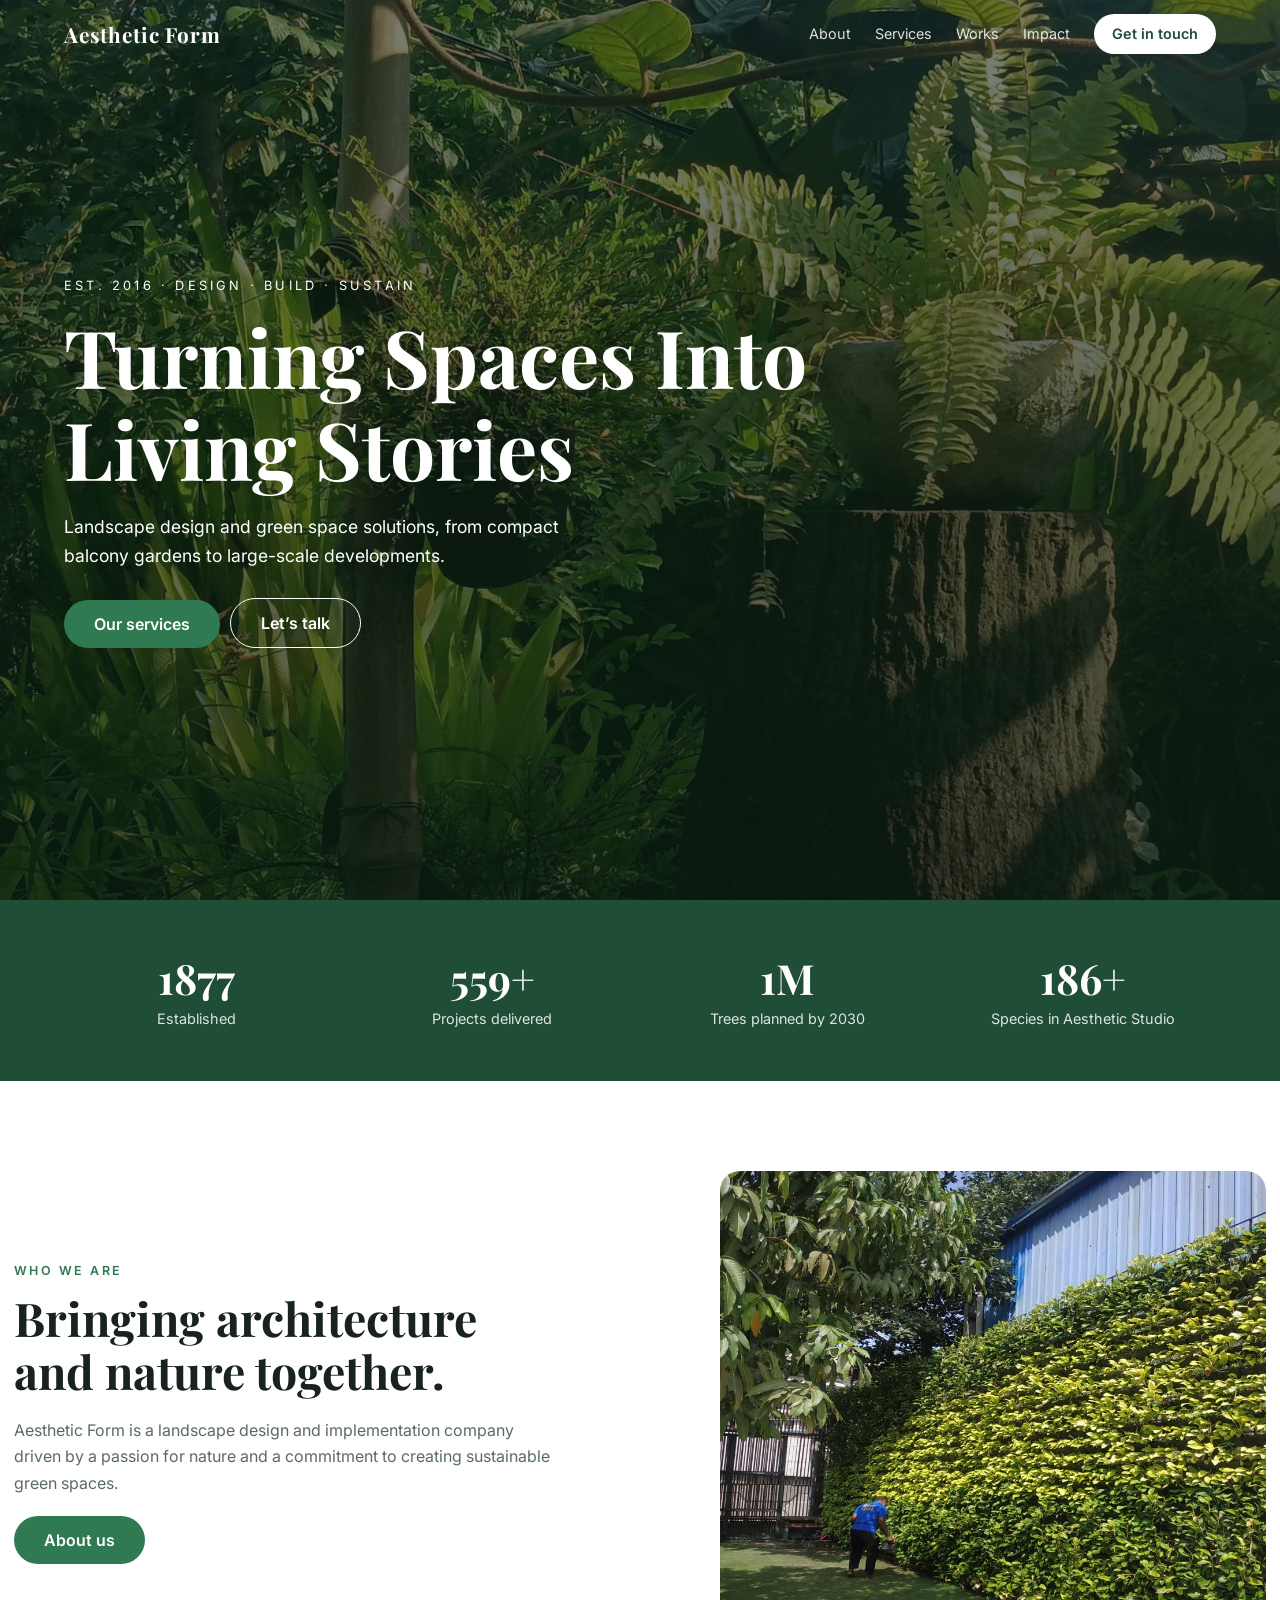
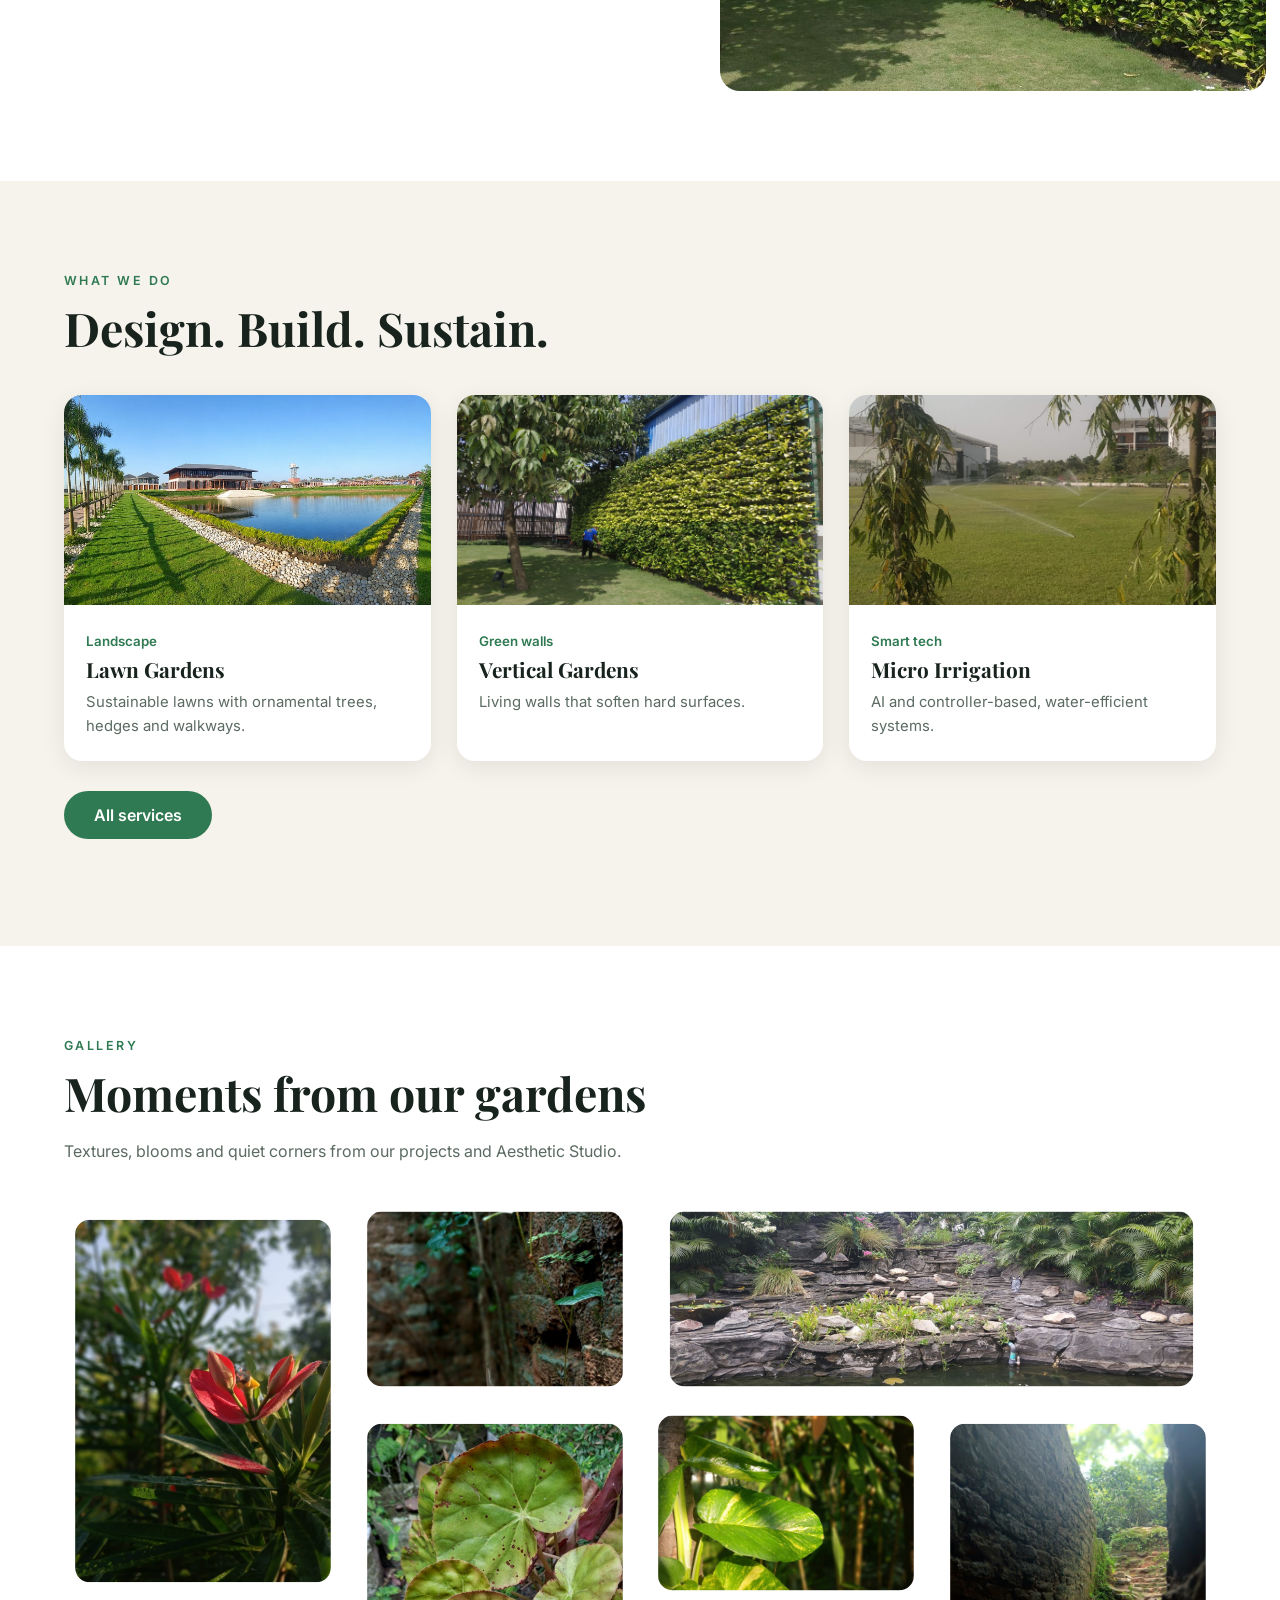
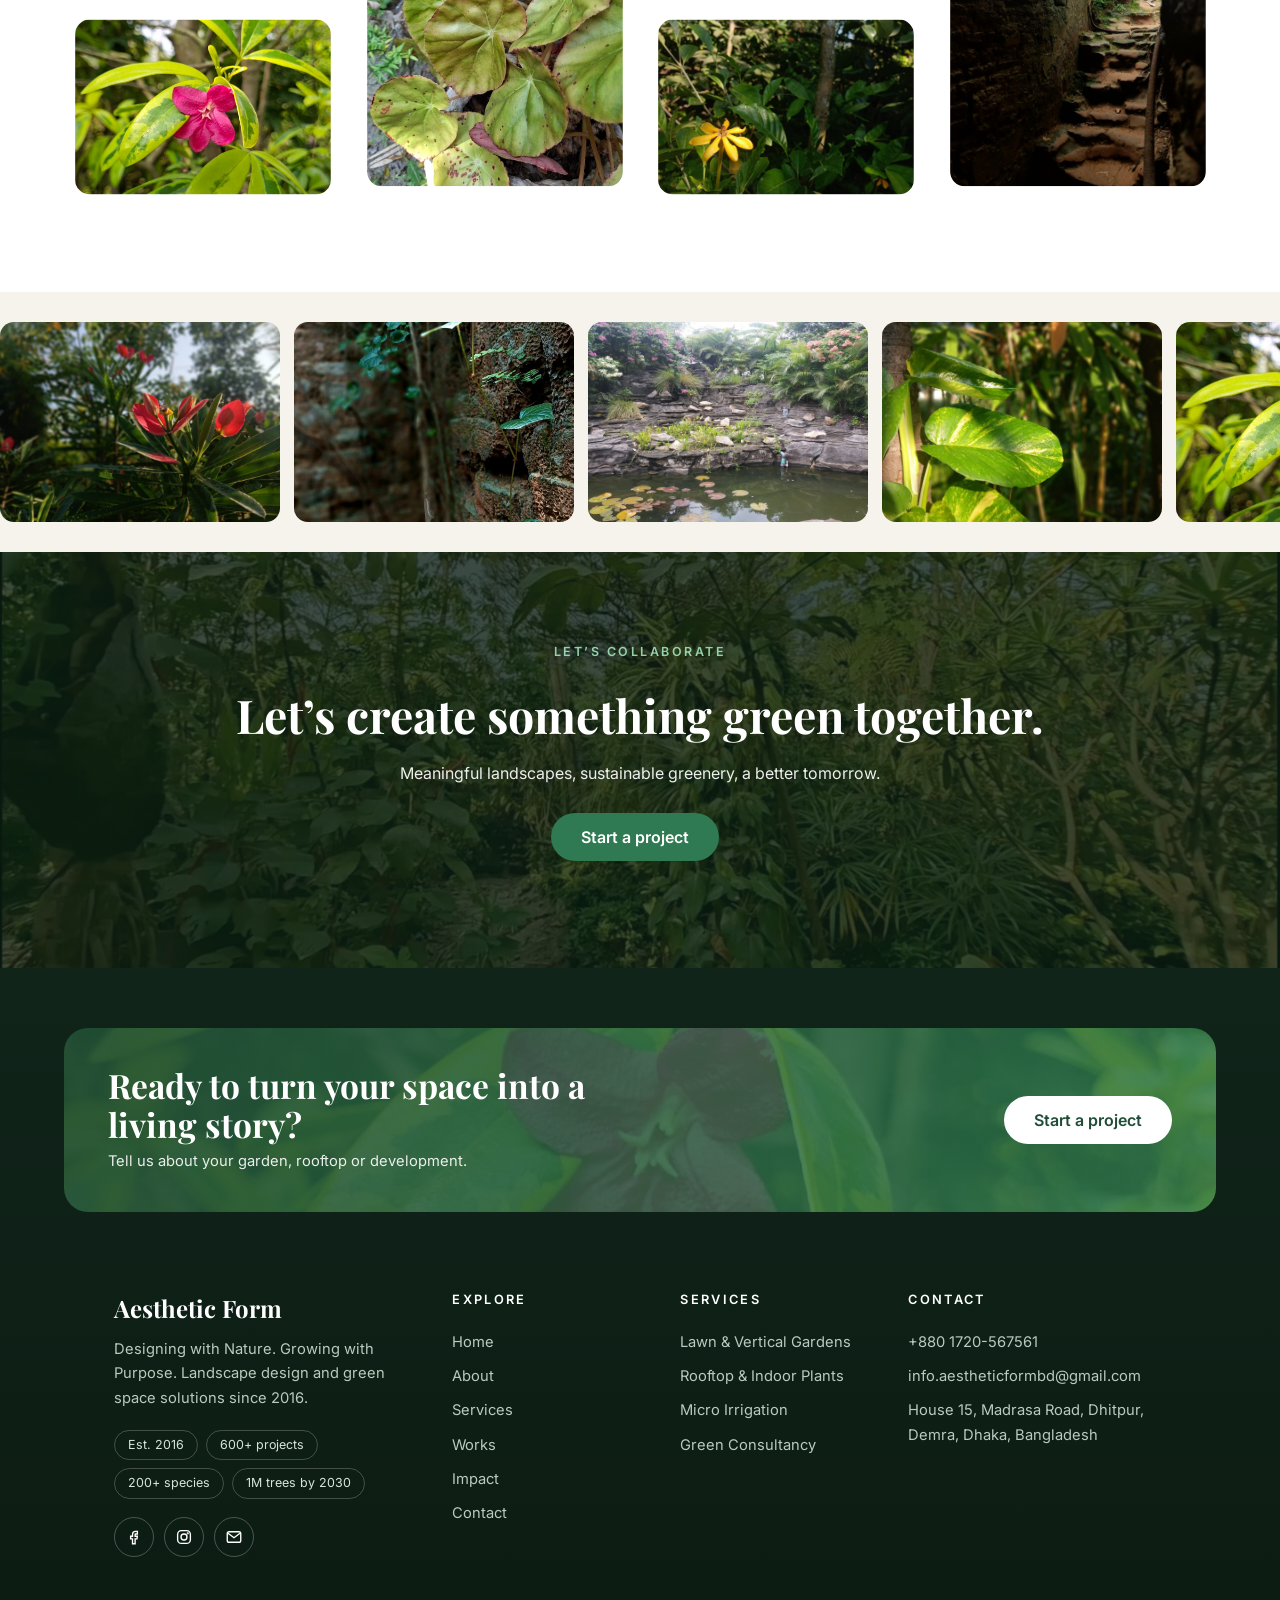
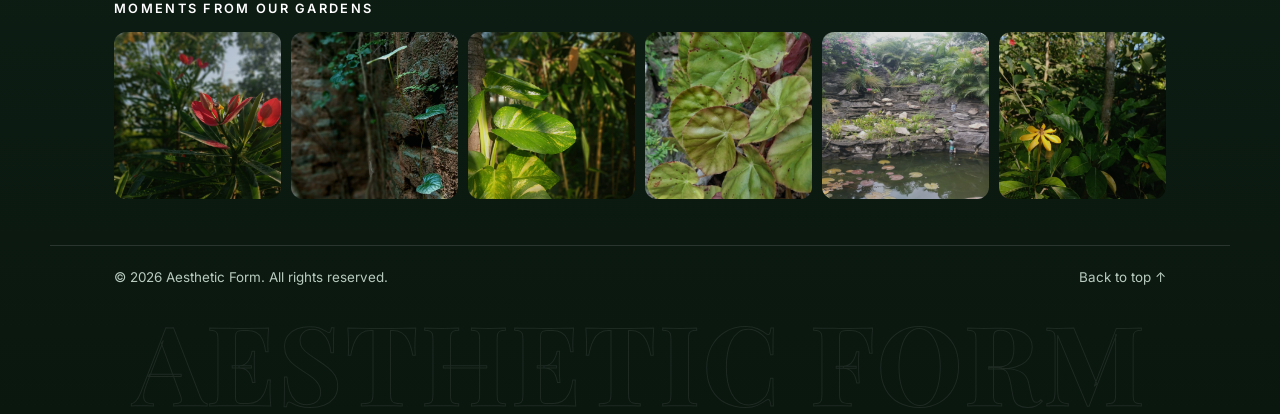
<file: index.html>
<!DOCTYPE html>
<html lang="en">

<head>
    <meta charset="utf-8">
    <meta name="viewport" content="width=device-width, initial-scale=1">
    <title>Aesthetic Form | Home</title>
    <meta name="description" content="Aesthetic Form: landscape design and green space solutions in Bangladesh since 2016.">
    <link rel="preconnect" href="https://fonts.googleapis.com">
    <link href="https://fonts.googleapis.com/css2?family=Playfair+Display:wght@500;700&family=Inter:wght@400;500;600&display=swap" rel="stylesheet">
    <link rel="stylesheet" href="css/style.css">
     <link rel="icon" type="image/png" href="images/leaf.png">
</head>

<body class="">
    <div id="pg"></div>
    <nav id="nav">
        <a class="logo" href="index.html">Aesthetic Form</a>
        <div>
            <a href="about.html">About</a>
            <a href="services.html">Services</a>
            <a href="works.html">Works</a>
            <a href="impact.html">Impact</a>
            <a class="cta" href="contact.html">Get in touch</a>
        </div>
        <button class="burger" id="bg" aria-label="Open menu" aria-expanded="false"><span></span><span></span><span></span></button>
    </nav>
    <div class="mm" id="mm">
        <a class="l on" href="index.html">Home</a>
        <a class="l" href="about.html">About</a>
        <a class="l" href="services.html">Services</a>
        <a class="l" href="works.html">Works</a>
        <a class="l" href="impact.html">Impact</a>
        <a class="l" href="contact.html">Contact</a>

        <div class="mf">+880 1720-567561<br>
            <a href="mailto:info.aestheticformbd@gmail.com">info.aestheticformbd@gmail.com</a>
        </div>
    </div>
    <header class="hero">
        <div class="bg"
            style="background-image:linear-gradient(rgba(10,30,18,.55),rgba(10,30,18,.72)),url(images/hero.jpg)"></div>
        <span class="lf" style="left:8%;animation-delay:-0s;animation-duration:14s"><svg viewBox="0 0 24 24">
                <path d="M5 19c0-9 6-14 15-14 0 9-5 15-15 14z" />
            </svg></span><span class="lf" style="left:22%;animation-delay:-6s;animation-duration:18s"><svg
                viewBox="0 0 24 24">
                <path d="M5 19c0-9 6-14 15-14 0 9-5 15-15 14z" />
            </svg></span><span class="lf" style="left:38%;animation-delay:-3s;animation-duration:16s"><svg
                viewBox="0 0 24 24">
                <path d="M5 19c0-9 6-14 15-14 0 9-5 15-15 14z" />
            </svg></span><span class="lf" style="left:55%;animation-delay:-9s;animation-duration:20s"><svg
                viewBox="0 0 24 24">
                <path d="M5 19c0-9 6-14 15-14 0 9-5 15-15 14z" />
            </svg></span><span class="lf" style="left:70%;animation-delay:-2s;animation-duration:15s"><svg
                viewBox="0 0 24 24">
                <path d="M5 19c0-9 6-14 15-14 0 9-5 15-15 14z" />
            </svg></span><span class="lf" style="left:86%;animation-delay:-11s;animation-duration:17s"><svg
                viewBox="0 0 24 24">
                <path d="M5 19c0-9 6-14 15-14 0 9-5 15-15 14z" />
            </svg></span>
        <div class="in">
            <p class="k">EST. 2016 · DESIGN · BUILD · SUSTAIN</p>
            <h1>Turning Spaces Into Living Stories</h1>
            <p class="l">Landscape design and green space solutions, from compact balcony gardens to large-scale
                developments.</p><a class="btn" href="services.html">Our services</a><a class="btn o"
                href="contact.html">Let’s talk</a>
        </div>
    </header>
    <div class="stats">
        <div class="w">
            <div><strong>2016</strong><span>Established</span></div>
            <div><strong>600+</strong><span>Projects delivered</span></div>
            <div><strong>1M</strong><span>Trees planned by 2030</span></div>
            <div><strong>200+</strong><span>Species in Aesthetic Studio</span></div>
        </div>
    </div>
    <section class="">
        <div class="w">
            <div class="split">
                <div class="reveal">
                    <p class="eyebrow">Who we are</p>
                    <h2>Bringing architecture and nature together.</h2>
                    <p class="lead">Aesthetic Form is a landscape design and implementation company driven by a passion
                        for nature and a commitment to creating sustainable green spaces.</p>
                    <p style="margin:20px 0"><a class="btn" href="about.html">About us</a></p>
                </div><img class="reveal" src="images/vertical.jpg" alt="Vertical garden">
            </div>
        </div>
    </section>
    <section class="alt">
        <div class="w">
            <p class="eyebrow">What we do</p>
            <h2>Design. Build. Sustain.</h2>
            <div class="grid">
                <article class="card reveal"><img loading="lazy" src="images/lawn.jpg" alt="Lawn Gardens">
                    <div><small>Landscape</small>
                        <h3>Lawn Gardens</h3>
                        <p>Sustainable lawns with ornamental trees, hedges and walkways.</p>
                    </div>
                </article>
                <article class="card reveal"><img loading="lazy" src="images/vertical.jpg" alt="Vertical Gardens">
                    <div><small>Green walls</small>
                        <h3>Vertical Gardens</h3>
                        <p>Living walls that soften hard surfaces.</p>
                    </div>
                </article>
                <article class="card reveal"><img loading="lazy" src="images/irrigation.jpg" alt="Micro Irrigation">
                    <div><small>Smart tech</small>
                        <h3>Micro Irrigation</h3>
                        <p>AI and controller-based, water-efficient systems.</p>
                    </div>
                </article>
            </div>
            <p style="margin-top:30px"><a class="btn" href="services.html">All services</a></p>
        </div>
    </section>
    <section class="">
        <div class="w">
            <p class="eyebrow">Gallery</p>
            <h2>Moments from our gardens</h2>
            <p class="lead">Textures, blooms and quiet corners from our projects and Aesthetic Studio.</p>
            <div class="mosaic">
                <div class="t"><img loading="lazy" src="images/flower1.jpg" alt=""></div>
                <div class=""><img loading="lazy" src="images/vine.jpg" alt=""></div>
                <div class="wd"><img loading="lazy" src="images/water.jpg" alt=""></div>
                <div class="t"><img loading="lazy" src="images/begonia.jpg" alt=""></div>
                <div class=""><img loading="lazy" src="images/bamboo.jpg" alt=""></div>
                <div class="t"><img loading="lazy" src="images/path.jpg" alt=""></div>
                <div class=""><img loading="lazy" src="images/flower3.jpg" alt=""></div>
                <div class=""><img loading="lazy" src="images/flower2.jpg" alt=""></div>
            </div>
        </div>
    </section>
    <div class="strip">
        <div class="track"><img loading="lazy" src="images/flower1.jpg" alt=""><img loading="lazy" src="images/vine.jpg"
                alt=""><img loading="lazy" src="images/water.jpg" alt=""><img loading="lazy" src="images/bamboo.jpg"
                alt=""><img loading="lazy" src="images/flower3.jpg" alt=""><img loading="lazy" src="images/begonia.jpg"
                alt=""><img loading="lazy" src="images/lawn.jpg" alt=""><img loading="lazy" src="images/path.jpg"
                alt=""><img loading="lazy" src="images/flower2.jpg" alt=""><img loading="lazy" src="images/green.jpg"
                alt=""><img loading="lazy" src="images/flower1.jpg" alt=""><img loading="lazy" src="images/vine.jpg"
                alt=""><img loading="lazy" src="images/water.jpg" alt=""><img loading="lazy" src="images/bamboo.jpg"
                alt=""><img loading="lazy" src="images/flower3.jpg" alt=""><img loading="lazy" src="images/begonia.jpg"
                alt=""><img loading="lazy" src="images/lawn.jpg" alt=""><img loading="lazy" src="images/path.jpg"
                alt=""><img loading="lazy" src="images/flower2.jpg" alt=""><img loading="lazy" src="images/green.jpg"
                alt=""></div>
    </div>
    <section class="band"
        style="background-image:linear-gradient(rgba(10,30,18,.78),rgba(10,30,18,.82)),url(images/studio.jpg)">
        <div class="w">
            <p class="eyebrow" style="color:#9fe0b9">Let’s collaborate</p>
            <h2>Let’s create something green together.</h2>
            <p>Meaningful landscapes, sustainable greenery, a better tomorrow.</p><a class="btn"
                href="contact.html">Start a project</a>
        </div>
    </section>
    <footer>
        <div class="fcta">
            <div>
                <h3>Ready to turn your space into a living story?</h3>
                <p>Tell us about your garden, rooftop or development.</p>
            </div><a class="btn" href="contact.html">Start a project</a>
        </div>
        <div class="fw">
            <div class="fb"><a class="logo" href="index.html">Aesthetic Form</a>
                <p>Designing with Nature. Growing with Purpose. Landscape design and green space solutions since 2016.
                </p>
                <div class="chips"><span>Est. 2016</span><span>600+ projects</span><span>200+ species</span><span>1M
                        trees by 2030</span></div>
                <div style="height:18px"></div>
                <div class="soc"><a href="https://facebook.com/aestheticformbd" aria-label="Facebook"><svg
                            viewBox="0 0 24 24">
                            <path
                                d="M14 8h2.5V4.5H14C11.5 4.5 10 6 10 8.5V11H7.5v3.5H10V21h3.5v-6.5H16l.5-3.5h-3V8.8c0-.5.2-.8.5-.8z" />
                        </svg></a><a href="https://instagram.com/aestheticformbd" aria-label="Instagram"><svg
                            viewBox="0 0 24 24">
                            <rect x="3.5" y="3.5" width="17" height="17" rx="5" />
                            <circle cx="12" cy="12" r="4" />
                            <circle cx="17" cy="7" r=".6" />
                        </svg></a><a href="mailto:info.aestheticformbd@gmail.com" aria-label="Email"><svg
                            viewBox="0 0 24 24">
                            <rect x="3" y="5" width="18" height="14" rx="2.5" />
                            <path d="m4 7 8 6 8-6" />
                        </svg></a></div>
            </div>
            <div class="fc">
                <h5>Explore</h5><a href="index.html">Home</a><a href="about.html">About</a><a
                    href="services.html">Services</a><a href="works.html">Works</a><a href="impact.html">Impact</a><a
                    href="contact.html">Contact</a>
            </div>
            <div class="fc">
                <h5>Services</h5><a href="services.html">Lawn &amp; Vertical Gardens</a><a href="services.html">Rooftop
                    &amp; Indoor Plants</a><a href="services.html">Micro Irrigation</a><a href="services.html">Green
                    Consultancy</a>
            </div>
            <div class="fc">
                <h5>Contact</h5><a href="tel:+8801720567561">+880 1720-567561</a><a
                    href="mailto:info.aestheticformbd@gmail.com">info.aestheticformbd@gmail.com</a><span>House 15,
                    Madrasa Road, Dhitpur, Demra, Dhaka, Bangladesh</span>
            </div>
        </div>
        <div class="fgal">
            <h5>Moments from our gardens</h5>
            <div><a href="https://instagram.com/aestheticformbd" aria-label="Instagram"><img loading="lazy"
                        src="images/flower1.jpg" alt=""></a><a href="https://instagram.com/aestheticformbd"
                    aria-label="Instagram"><img loading="lazy" src="images/vine.jpg" alt=""></a><a
                    href="https://instagram.com/aestheticformbd" aria-label="Instagram"><img loading="lazy"
                        src="images/bamboo.jpg" alt=""></a><a href="https://instagram.com/aestheticformbd"
                    aria-label="Instagram"><img loading="lazy" src="images/begonia.jpg" alt=""></a><a
                    href="https://instagram.com/aestheticformbd" aria-label="Instagram"><img loading="lazy"
                        src="images/water.jpg" alt=""></a><a href="https://instagram.com/aestheticformbd"
                    aria-label="Instagram"><img loading="lazy" src="images/flower2.jpg" alt=""></a></div>
        </div>
        <div class="fbot"><span>© 2026 Aesthetic Form. All rights reserved.</span><a href="#">Back to top ↑</a></div>
        <div class="wm" aria-hidden="true">AESTHETIC FORM</div>
    </footer>
    <script src="js/main.js"></script>
</body>

</html>
</file>
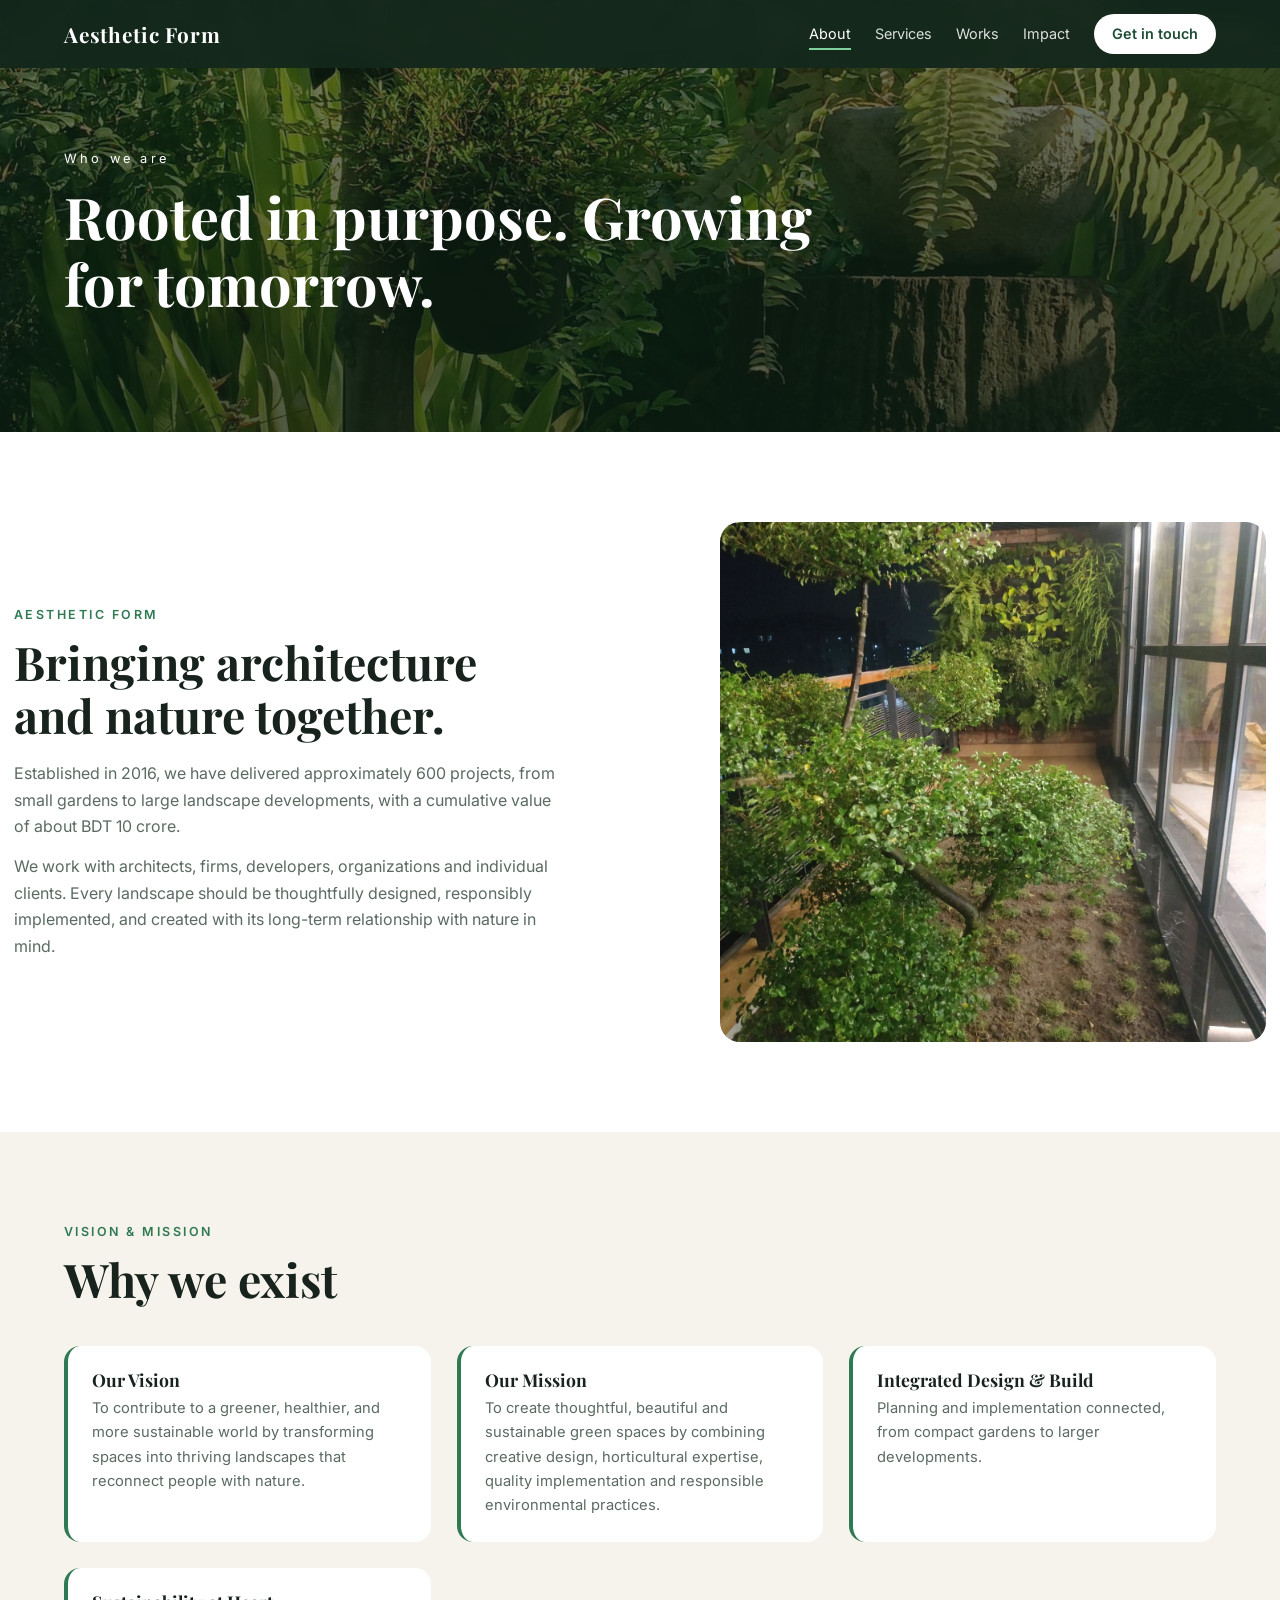
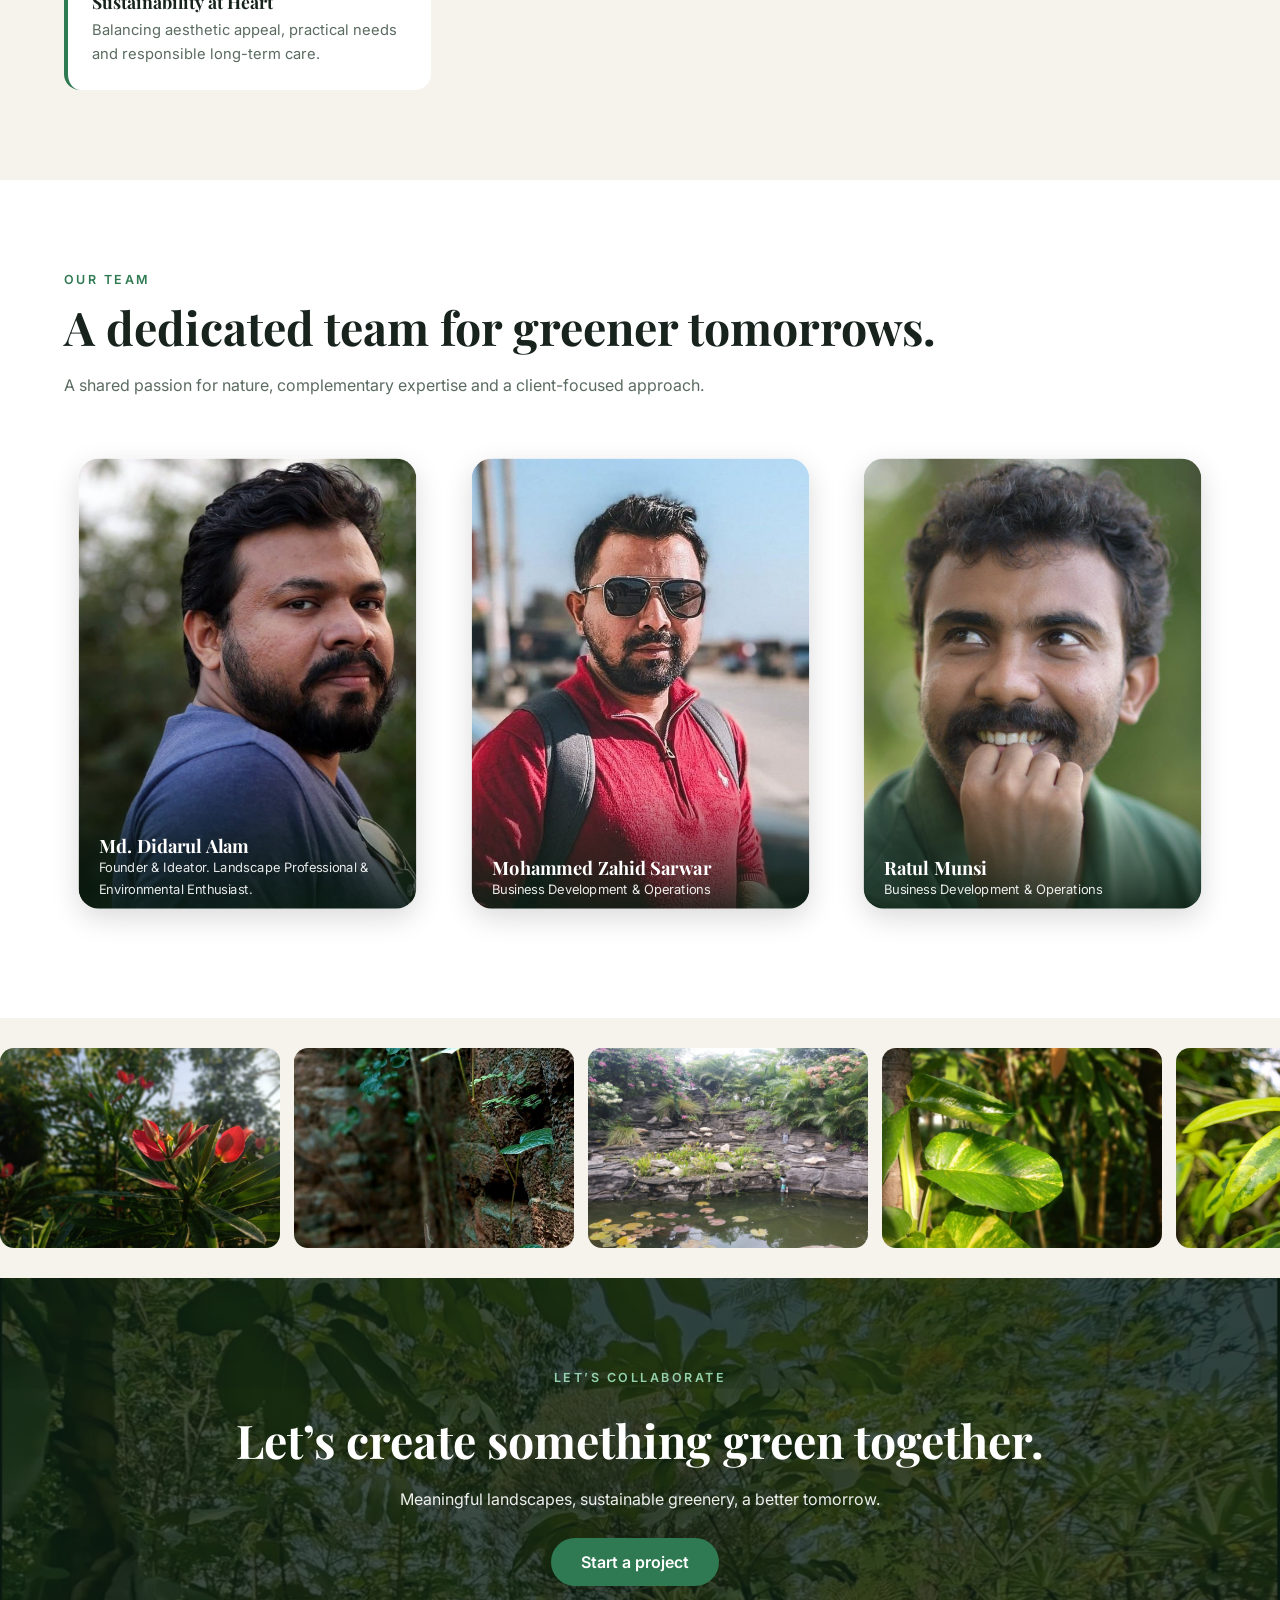
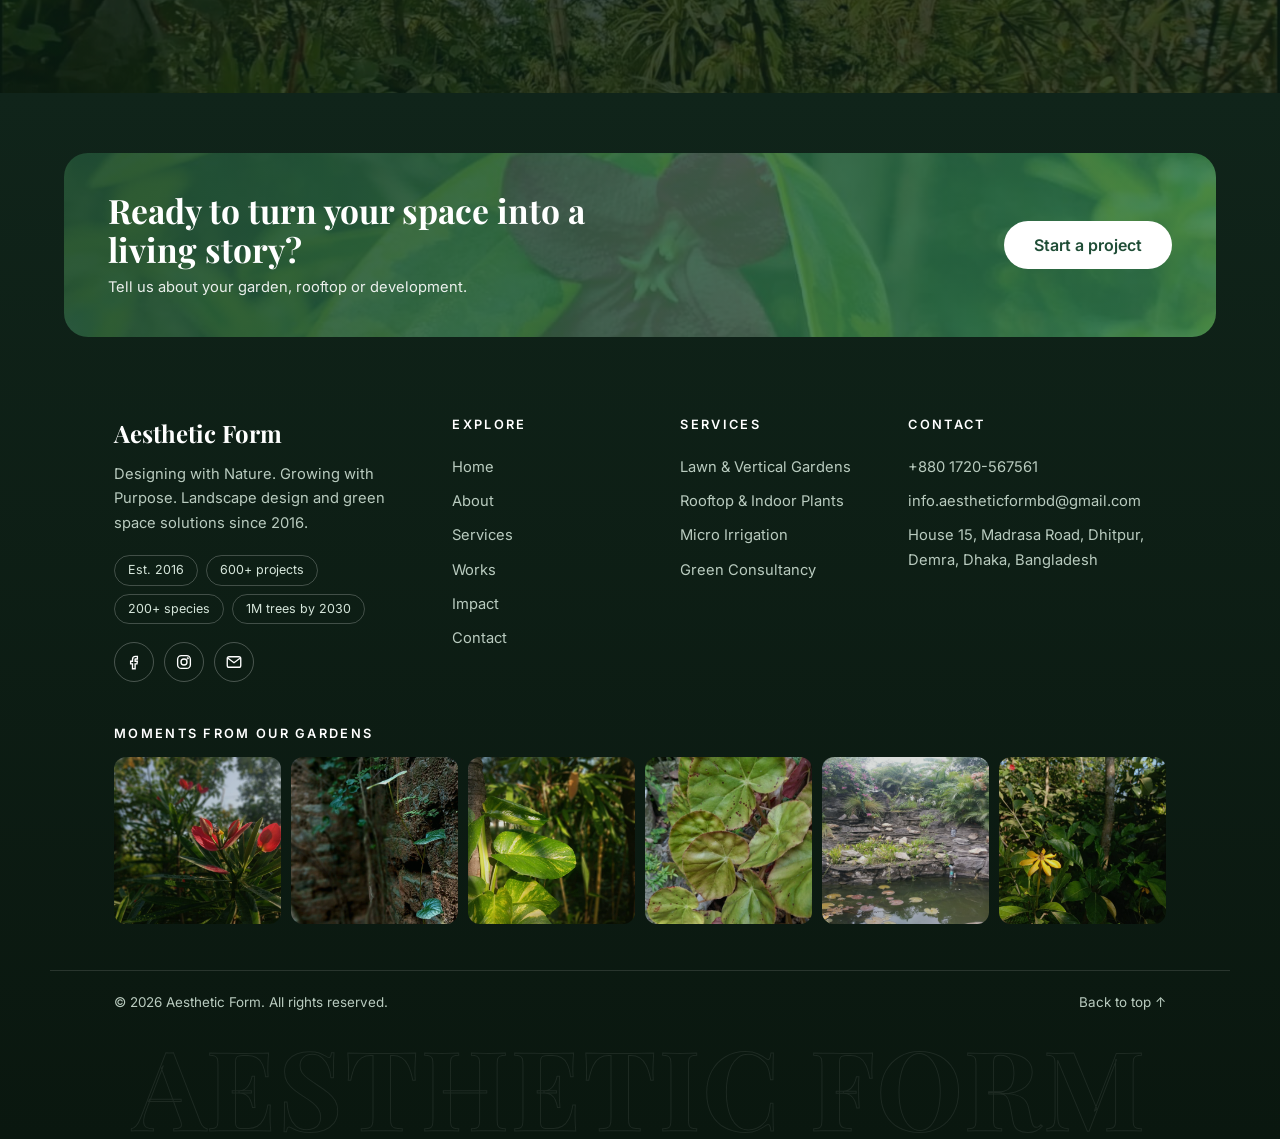
<file: about.html>
<!DOCTYPE html>
<html lang="en">

<head>
    <meta charset="utf-8">
    <meta name="viewport" content="width=device-width, initial-scale=1">
    <title>About | Aesthetic Form</title>
    <meta name="description"
        content="Aesthetic Form: landscape design and green space solutions in Bangladesh since 2016.">
    <link rel="preconnect" href="https://fonts.googleapis.com">
    <link
        href="https://fonts.googleapis.com/css2?family=Playfair+Display:wght@500;700&family=Inter:wght@400;500;600&display=swap"
        rel="stylesheet">
    <link rel="stylesheet" href="css/style.css">
    
     <link rel="icon" type="image/png" href="images/leaf.png">
</head>

<body class="inner">
    <div id="pg"></div>
    <nav id="nav"><a class="logo" href="index.html">Aesthetic Form</a>
        <div><a href="about.html" class=on>About</a><a href="services.html">Services</a><a href="works.html">Works</a><a
                href="impact.html">Impact</a><a class="cta" href="contact.html">Get in touch</a></div><button
            class="burger" id="bg" aria-label="Open menu"
            aria-expanded="false"><span></span><span></span><span></span></button>
    </nav>
    <div class="mm" id="mm"><a class="l" href="index.html">Home</a><a class="l on" href="about.html">About</a><a
            class="l" href="services.html">Services</a><a class="l" href="works.html">Works</a><a class="l"
            href="impact.html">Impact</a><a class="l" href="contact.html">Contact</a>
        <div class="mf">+880 1720-567561<br><a
                href="mailto:info.aestheticformbd@gmail.com">info.aestheticformbd@gmail.com</a></div>
    </div>
    <header class="hero small">
        <div class="bg"
            style="background-image:linear-gradient(rgba(10,30,18,.55),rgba(10,30,18,.72)),url(images/hero.jpg)"></div>
        <span class="lf" style="left:8%;animation-delay:-0s;animation-duration:14s"><svg viewBox="0 0 24 24">
                <path d="M5 19c0-9 6-14 15-14 0 9-5 15-15 14z" />
            </svg></span><span class="lf" style="left:22%;animation-delay:-6s;animation-duration:18s"><svg
                viewBox="0 0 24 24">
                <path d="M5 19c0-9 6-14 15-14 0 9-5 15-15 14z" />
            </svg></span><span class="lf" style="left:38%;animation-delay:-3s;animation-duration:16s"><svg
                viewBox="0 0 24 24">
                <path d="M5 19c0-9 6-14 15-14 0 9-5 15-15 14z" />
            </svg></span><span class="lf" style="left:55%;animation-delay:-9s;animation-duration:20s"><svg
                viewBox="0 0 24 24">
                <path d="M5 19c0-9 6-14 15-14 0 9-5 15-15 14z" />
            </svg></span><span class="lf" style="left:70%;animation-delay:-2s;animation-duration:15s"><svg
                viewBox="0 0 24 24">
                <path d="M5 19c0-9 6-14 15-14 0 9-5 15-15 14z" />
            </svg></span><span class="lf" style="left:86%;animation-delay:-11s;animation-duration:17s"><svg
                viewBox="0 0 24 24">
                <path d="M5 19c0-9 6-14 15-14 0 9-5 15-15 14z" />
            </svg></span>
        <div class="in">
            <p class="k">Who we are</p>
            <h1>Rooted in purpose. Growing for tomorrow.</h1>
        </div>
    </header>
    <section class="">
        <div class="w">
            <div class="split">
                <div class="reveal">
                    <p class="eyebrow">Aesthetic Form</p>
                    <h2>Bringing architecture and nature together.</h2>
                    <p class="lead">Established in 2016, we have delivered approximately 600 projects, from small
                        gardens to large landscape developments, with a cumulative value of about BDT 10 crore.</p>
                    <p class="lead" style="margin-top:14px">We work with architects, firms, developers, organizations
                        and individual clients. Every landscape should be thoughtfully designed, responsibly
                        implemented, and created with its long-term relationship with nature in mind.</p>
                </div><img class="reveal" src="images/green.jpg" alt="Green space">
            </div>
        </div>
    </section>
    <section class="alt">
        <div class="w">
            <p class="eyebrow">Vision & mission</p>
            <h2>Why we exist</h2>
            <div class="grid c">
                <div class="box reveal">
                    <h4>Our Vision</h4>
                    <p>To contribute to a greener, healthier, and more sustainable world by transforming spaces into
                        thriving landscapes that reconnect people with nature.</p>
                </div>
                <div class="box reveal">
                    <h4>Our Mission</h4>
                    <p>To create thoughtful, beautiful and sustainable green spaces by combining creative design,
                        horticultural expertise, quality implementation and responsible environmental practices.</p>
                </div>
                <div class="box reveal">
                    <h4>Integrated Design & Build</h4>
                    <p>Planning and implementation connected, from compact gardens to larger developments.</p>
                </div>
                <div class="box reveal">
                    <h4>Sustainability at Heart</h4>
                    <p>Balancing aesthetic appeal, practical needs and responsible long-term care.</p>
                </div>
            </div>
        </div>
    </section>
    <section class="">
        <div class="w">
            <p class="eyebrow">Our team</p>
            <h2>A dedicated team for greener tomorrows.</h2>
            <p class="lead">A shared passion for nature, complementary expertise and a client-focused approach.</p>
            <div class="grid c">
                <div class="tm"><img loading="lazy" src="images/didarul-crop.jpg" alt="Md. Didarul Alam"
                        style="object-position:center 20%">
                    <div>
                        <h4>Md. Didarul Alam</h4>
                        <p>Founder & Ideator. Landscape Professional & Environmental Enthusiast.</p>
                    </div>
                </div>
                <div class="tm"><img loading="lazy" src="images/zahid-crop.jpg" alt="Mohammed Zahid Sarwar"
                        style="object-position:62% center">
                    <div>
                        <h4>Mohammed Zahid Sarwar</h4>
                        <p>Business Development & Operations</p>
                    </div>
                </div>
                <div class="tm"><img loading="lazy" src="images/ratul.jpg" alt="Ratul Munsi"
                        style="object-position:center 25%">
                    <div>
                        <h4>Ratul Munsi</h4>
                        <p>Business Development & Operations</p>
                    </div>
                </div>
            </div>
        </div>
    </section>
    <div class="strip">
        <div class="track"><img loading="lazy" src="images/flower1.jpg" alt=""><img loading="lazy" src="images/vine.jpg"
                alt=""><img loading="lazy" src="images/water.jpg" alt=""><img loading="lazy" src="images/bamboo.jpg"
                alt=""><img loading="lazy" src="images/flower3.jpg" alt=""><img loading="lazy" src="images/begonia.jpg"
                alt=""><img loading="lazy" src="images/lawn.jpg" alt=""><img loading="lazy" src="images/path.jpg"
                alt=""><img loading="lazy" src="images/flower2.jpg" alt=""><img loading="lazy" src="images/green.jpg"
                alt=""><img loading="lazy" src="images/flower1.jpg" alt=""><img loading="lazy" src="images/vine.jpg"
                alt=""><img loading="lazy" src="images/water.jpg" alt=""><img loading="lazy" src="images/bamboo.jpg"
                alt=""><img loading="lazy" src="images/flower3.jpg" alt=""><img loading="lazy" src="images/begonia.jpg"
                alt=""><img loading="lazy" src="images/lawn.jpg" alt=""><img loading="lazy" src="images/path.jpg"
                alt=""><img loading="lazy" src="images/flower2.jpg" alt=""><img loading="lazy" src="images/green.jpg"
                alt=""></div>
    </div>
    <section class="band"
        style="background-image:linear-gradient(rgba(10,30,18,.78),rgba(10,30,18,.82)),url(images/studio.jpg)">
        <div class="w">
            <p class="eyebrow" style="color:#9fe0b9">Let’s collaborate</p>
            <h2>Let’s create something green together.</h2>
            <p>Meaningful landscapes, sustainable greenery, a better tomorrow.</p><a class="btn"
                href="contact.html">Start a project</a>
        </div>
    </section>
    <footer>
        <div class="fcta">
            <div>
                <h3>Ready to turn your space into a living story?</h3>
                <p>Tell us about your garden, rooftop or development.</p>
            </div><a class="btn" href="contact.html">Start a project</a>
        </div>
        <div class="fw">
            <div class="fb"><a class="logo" href="index.html">Aesthetic Form</a>
                <p>Designing with Nature. Growing with Purpose. Landscape design and green space solutions since 2016.
                </p>
                <div class="chips"><span>Est. 2016</span><span>600+ projects</span><span>200+ species</span><span>1M
                        trees by 2030</span></div>
                <div style="height:18px"></div>
                <div class="soc"><a href="https://facebook.com/aestheticformbd" aria-label="Facebook"><svg
                            viewBox="0 0 24 24">
                            <path
                                d="M14 8h2.5V4.5H14C11.5 4.5 10 6 10 8.5V11H7.5v3.5H10V21h3.5v-6.5H16l.5-3.5h-3V8.8c0-.5.2-.8.5-.8z" />
                        </svg></a><a href="https://instagram.com/aestheticformbd" aria-label="Instagram"><svg
                            viewBox="0 0 24 24">
                            <rect x="3.5" y="3.5" width="17" height="17" rx="5" />
                            <circle cx="12" cy="12" r="4" />
                            <circle cx="17" cy="7" r=".6" />
                        </svg></a><a href="mailto:info.aestheticformbd@gmail.com" aria-label="Email"><svg
                            viewBox="0 0 24 24">
                            <rect x="3" y="5" width="18" height="14" rx="2.5" />
                            <path d="m4 7 8 6 8-6" />
                        </svg></a></div>
            </div>
            <div class="fc">
                <h5>Explore</h5><a href="index.html">Home</a><a href="about.html">About</a><a
                    href="services.html">Services</a><a href="works.html">Works</a><a href="impact.html">Impact</a><a
                    href="contact.html">Contact</a>
            </div>
            <div class="fc">
                <h5>Services</h5><a href="services.html">Lawn &amp; Vertical Gardens</a><a href="services.html">Rooftop
                    &amp; Indoor Plants</a><a href="services.html">Micro Irrigation</a><a href="services.html">Green
                    Consultancy</a>
            </div>
            <div class="fc">
                <h5>Contact</h5><a href="tel:+8801720567561">+880 1720-567561</a><a
                    href="mailto:info.aestheticformbd@gmail.com">info.aestheticformbd@gmail.com</a><span>House 15,
                    Madrasa Road, Dhitpur, Demra, Dhaka, Bangladesh</span>
            </div>
        </div>
        <div class="fgal">
            <h5>Moments from our gardens</h5>
            <div><a href="https://instagram.com/aestheticformbd" aria-label="Instagram"><img loading="lazy"
                        src="images/flower1.jpg" alt=""></a><a href="https://instagram.com/aestheticformbd"
                    aria-label="Instagram"><img loading="lazy" src="images/vine.jpg" alt=""></a><a
                    href="https://instagram.com/aestheticformbd" aria-label="Instagram"><img loading="lazy"
                        src="images/bamboo.jpg" alt=""></a><a href="https://instagram.com/aestheticformbd"
                    aria-label="Instagram"><img loading="lazy" src="images/begonia.jpg" alt=""></a><a
                    href="https://instagram.com/aestheticformbd" aria-label="Instagram"><img loading="lazy"
                        src="images/water.jpg" alt=""></a><a href="https://instagram.com/aestheticformbd"
                    aria-label="Instagram"><img loading="lazy" src="images/flower2.jpg" alt=""></a></div>
        </div>
        <div class="fbot"><span>© 2026 Aesthetic Form. All rights reserved.</span><a href="#">Back to top ↑</a></div>
        <div class="wm" aria-hidden="true">AESTHETIC FORM</div>
    </footer>
    <script src="js/main.js"></script>
</body>

</html>
</file>
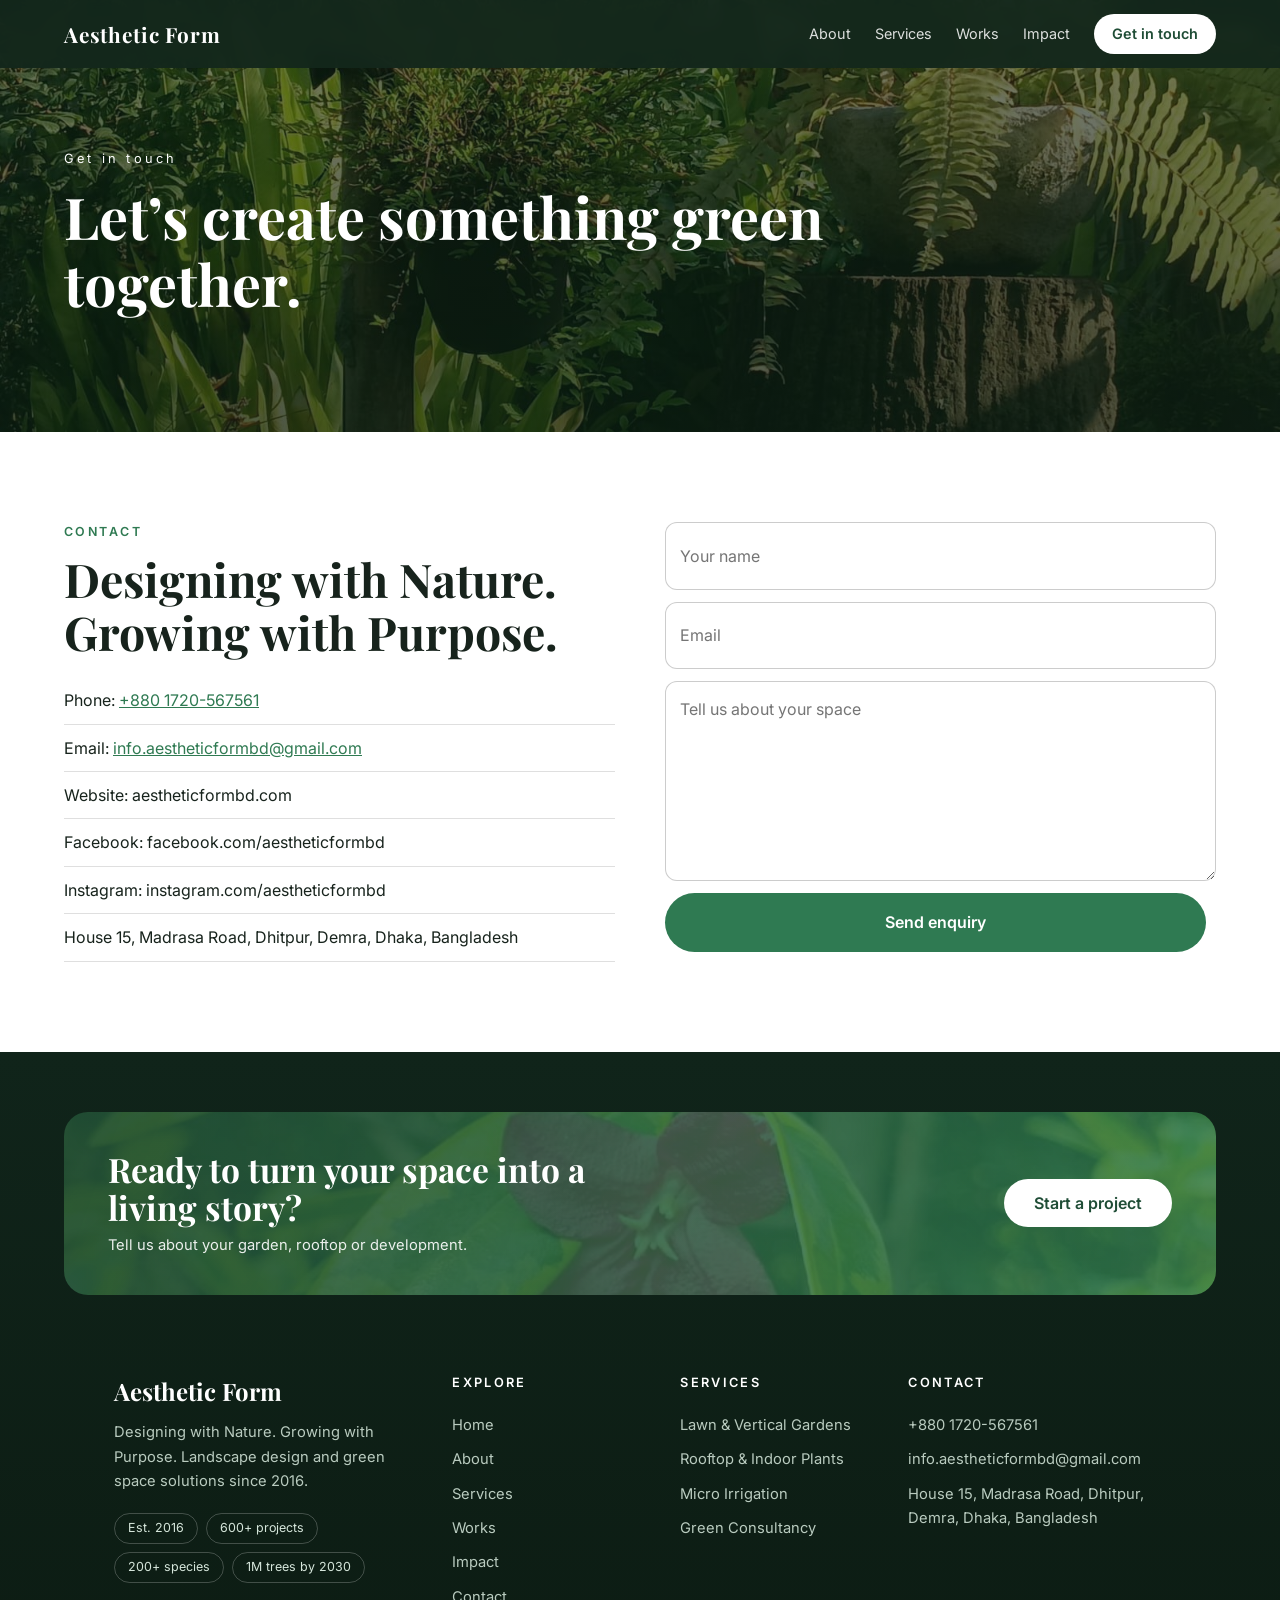
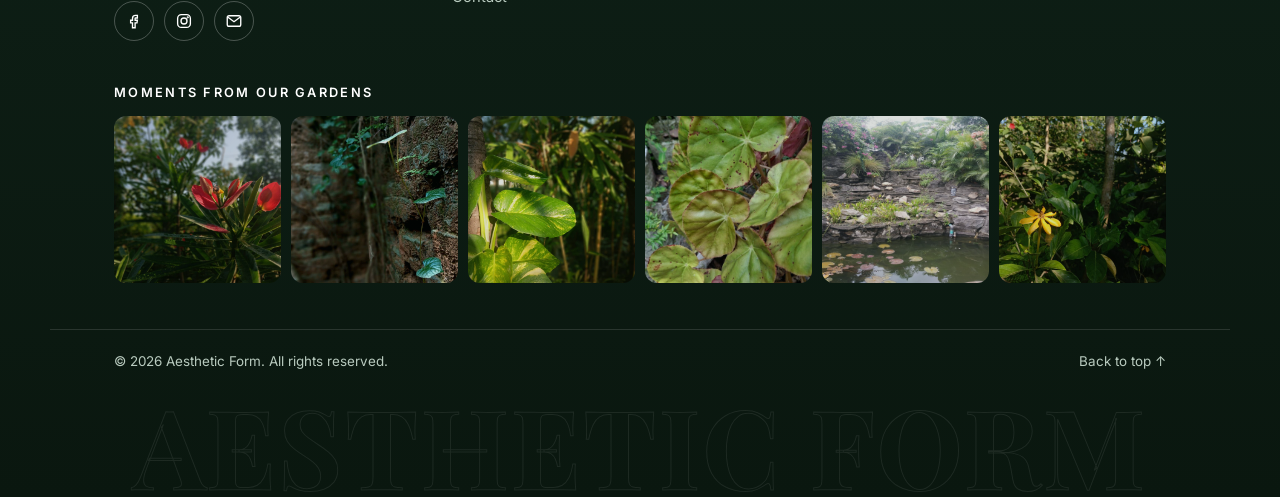
<file: contact.html>
<!DOCTYPE html>
<html lang="en">

<head>
    <meta charset="utf-8">
    <meta name="viewport" content="width=device-width, initial-scale=1">
    <title>Contact | Aesthetic Form</title>
    <meta name="description"
        content="Aesthetic Form: landscape design and green space solutions in Bangladesh since 2016.">
    <link rel="preconnect" href="https://fonts.googleapis.com">
    <link
        href="https://fonts.googleapis.com/css2?family=Playfair+Display:wght@500;700&family=Inter:wght@400;500;600&display=swap"
        rel="stylesheet">
    <link rel="stylesheet" href="css/style.css">
    
     <link rel="icon" type="image/png" href="images/leaf.png">
</head>

<body class="inner">
    <div id="pg"></div>
    <nav id="nav"><a class="logo" href="index.html">Aesthetic Form</a>
        <div><a href="about.html">About</a><a href="services.html">Services</a><a href="works.html">Works</a><a
                href="impact.html">Impact</a><a class="cta" href="contact.html">Get in touch</a></div><button
            class="burger" id="bg" aria-label="Open menu"
            aria-expanded="false"><span></span><span></span><span></span></button>
    </nav>
    <div class="mm" id="mm"><a class="l" href="index.html">Home</a><a class="l" href="about.html">About</a><a class="l"
            href="services.html">Services</a><a class="l" href="works.html">Works</a><a class="l"
            href="impact.html">Impact</a><a class="l on" href="contact.html">Contact</a>
        <div class="mf">+880 1720-567561<br><a
                href="mailto:info.aestheticformbd@gmail.com">info.aestheticformbd@gmail.com</a></div>
    </div>
    <header class="hero small">
        <div class="bg"
            style="background-image:linear-gradient(rgba(10,30,18,.55),rgba(10,30,18,.72)),url(images/hero.jpg)"></div>
        <span class="lf" style="left:8%;animation-delay:-0s;animation-duration:14s"><svg viewBox="0 0 24 24">
                <path d="M5 19c0-9 6-14 15-14 0 9-5 15-15 14z" />
            </svg></span><span class="lf" style="left:22%;animation-delay:-6s;animation-duration:18s"><svg
                viewBox="0 0 24 24">
                <path d="M5 19c0-9 6-14 15-14 0 9-5 15-15 14z" />
            </svg></span><span class="lf" style="left:38%;animation-delay:-3s;animation-duration:16s"><svg
                viewBox="0 0 24 24">
                <path d="M5 19c0-9 6-14 15-14 0 9-5 15-15 14z" />
            </svg></span><span class="lf" style="left:55%;animation-delay:-9s;animation-duration:20s"><svg
                viewBox="0 0 24 24">
                <path d="M5 19c0-9 6-14 15-14 0 9-5 15-15 14z" />
            </svg></span><span class="lf" style="left:70%;animation-delay:-2s;animation-duration:15s"><svg
                viewBox="0 0 24 24">
                <path d="M5 19c0-9 6-14 15-14 0 9-5 15-15 14z" />
            </svg></span><span class="lf" style="left:86%;animation-delay:-11s;animation-duration:17s"><svg
                viewBox="0 0 24 24">
                <path d="M5 19c0-9 6-14 15-14 0 9-5 15-15 14z" />
            </svg></span>
        <div class="in">
            <p class="k">Get in touch</p>
            <h1>Let’s create something green together.</h1>
        </div>
    </header>
    <section class="">
        <div class="w">
            <div class="contact">
                <div>
                    <p class="eyebrow">Contact</p>
                    <h2>Designing with Nature. Growing with Purpose.</h2>
                    <ul style="padding-inline-start: 0!important;">
                        <li>Phone: <a href="tel:+8801720567561">+880 1720-567561</a></li>
                        <li>Email: <a href="mailto:info.aestheticformbd@gmail.com">info.aestheticformbd@gmail.com</a>
                        </li>
                        <li>Website: aestheticformbd.com</li>
                        <li>Facebook: facebook.com/aestheticformbd</li>
                        <li>Instagram: instagram.com/aestheticformbd</li>
                        <li>House 15, Madrasa Road, Dhitpur, Demra, Dhaka, Bangladesh</li>
                    </ul>
                </div>
                <form
                    onsubmit="location.href='mailto:info.aestheticformbd@gmail.com?subject=Enquiry from '+encodeURIComponent(n.value)+'&body='+encodeURIComponent(m.value);return false">
                    <input id="n" placeholder="Your name" required><input type="email" placeholder="Email"
                        required><textarea id="m" rows="6" placeholder="Tell us about your space"
                        required></textarea><button class="btn">Send enquiry</button></form>
            </div>
        </div>
    </section>
    <footer>
        <div class="fcta">
            <div>
                <h3>Ready to turn your space into a living story?</h3>
                <p>Tell us about your garden, rooftop or development.</p>
            </div><a class="btn" href="contact.html">Start a project</a>
        </div>
        <div class="fw">
            <div class="fb"><a class="logo" href="index.html">Aesthetic Form</a>
                <p>Designing with Nature. Growing with Purpose. Landscape design and green space solutions since 2016.
                </p>
                <div class="chips"><span>Est. 2016</span><span>600+ projects</span><span>200+ species</span><span>1M
                        trees by 2030</span></div>
                <div style="height:18px"></div>
                <div class="soc"><a href="https://facebook.com/aestheticformbd" aria-label="Facebook"><svg
                            viewBox="0 0 24 24">
                            <path
                                d="M14 8h2.5V4.5H14C11.5 4.5 10 6 10 8.5V11H7.5v3.5H10V21h3.5v-6.5H16l.5-3.5h-3V8.8c0-.5.2-.8.5-.8z" />
                        </svg></a><a href="https://instagram.com/aestheticformbd" aria-label="Instagram"><svg
                            viewBox="0 0 24 24">
                            <rect x="3.5" y="3.5" width="17" height="17" rx="5" />
                            <circle cx="12" cy="12" r="4" />
                            <circle cx="17" cy="7" r=".6" />
                        </svg></a><a href="mailto:info.aestheticformbd@gmail.com" aria-label="Email"><svg
                            viewBox="0 0 24 24">
                            <rect x="3" y="5" width="18" height="14" rx="2.5" />
                            <path d="m4 7 8 6 8-6" />
                        </svg></a></div>
            </div>
            <div class="fc">
                <h5>Explore</h5><a href="index.html">Home</a><a href="about.html">About</a><a
                    href="services.html">Services</a><a href="works.html">Works</a><a href="impact.html">Impact</a><a
                    href="contact.html">Contact</a>
            </div>
            <div class="fc">
                <h5>Services</h5><a href="services.html">Lawn &amp; Vertical Gardens</a><a href="services.html">Rooftop
                    &amp; Indoor Plants</a><a href="services.html">Micro Irrigation</a><a href="services.html">Green
                    Consultancy</a>
            </div>
            <div class="fc">
                <h5>Contact</h5><a href="tel:+8801720567561">+880 1720-567561</a><a
                    href="mailto:info.aestheticformbd@gmail.com">info.aestheticformbd@gmail.com</a><span>House 15,
                    Madrasa Road, Dhitpur, Demra, Dhaka, Bangladesh</span>
            </div>
        </div>
        <div class="fgal">
            <h5>Moments from our gardens</h5>
            <div><a href="https://instagram.com/aestheticformbd" aria-label="Instagram"><img loading="lazy"
                        src="images/flower1.jpg" alt=""></a><a href="https://instagram.com/aestheticformbd"
                    aria-label="Instagram"><img loading="lazy" src="images/vine.jpg" alt=""></a><a
                    href="https://instagram.com/aestheticformbd" aria-label="Instagram"><img loading="lazy"
                        src="images/bamboo.jpg" alt=""></a><a href="https://instagram.com/aestheticformbd"
                    aria-label="Instagram"><img loading="lazy" src="images/begonia.jpg" alt=""></a><a
                    href="https://instagram.com/aestheticformbd" aria-label="Instagram"><img loading="lazy"
                        src="images/water.jpg" alt=""></a><a href="https://instagram.com/aestheticformbd"
                    aria-label="Instagram"><img loading="lazy" src="images/flower2.jpg" alt=""></a></div>
        </div>
        <div class="fbot"><span>© 2026 Aesthetic Form. All rights reserved.</span><a href="#">Back to top ↑</a></div>
        <div class="wm" aria-hidden="true">AESTHETIC FORM</div>
    </footer>
    <script src="js/main.js"></script>
</body>

</html>
</file>
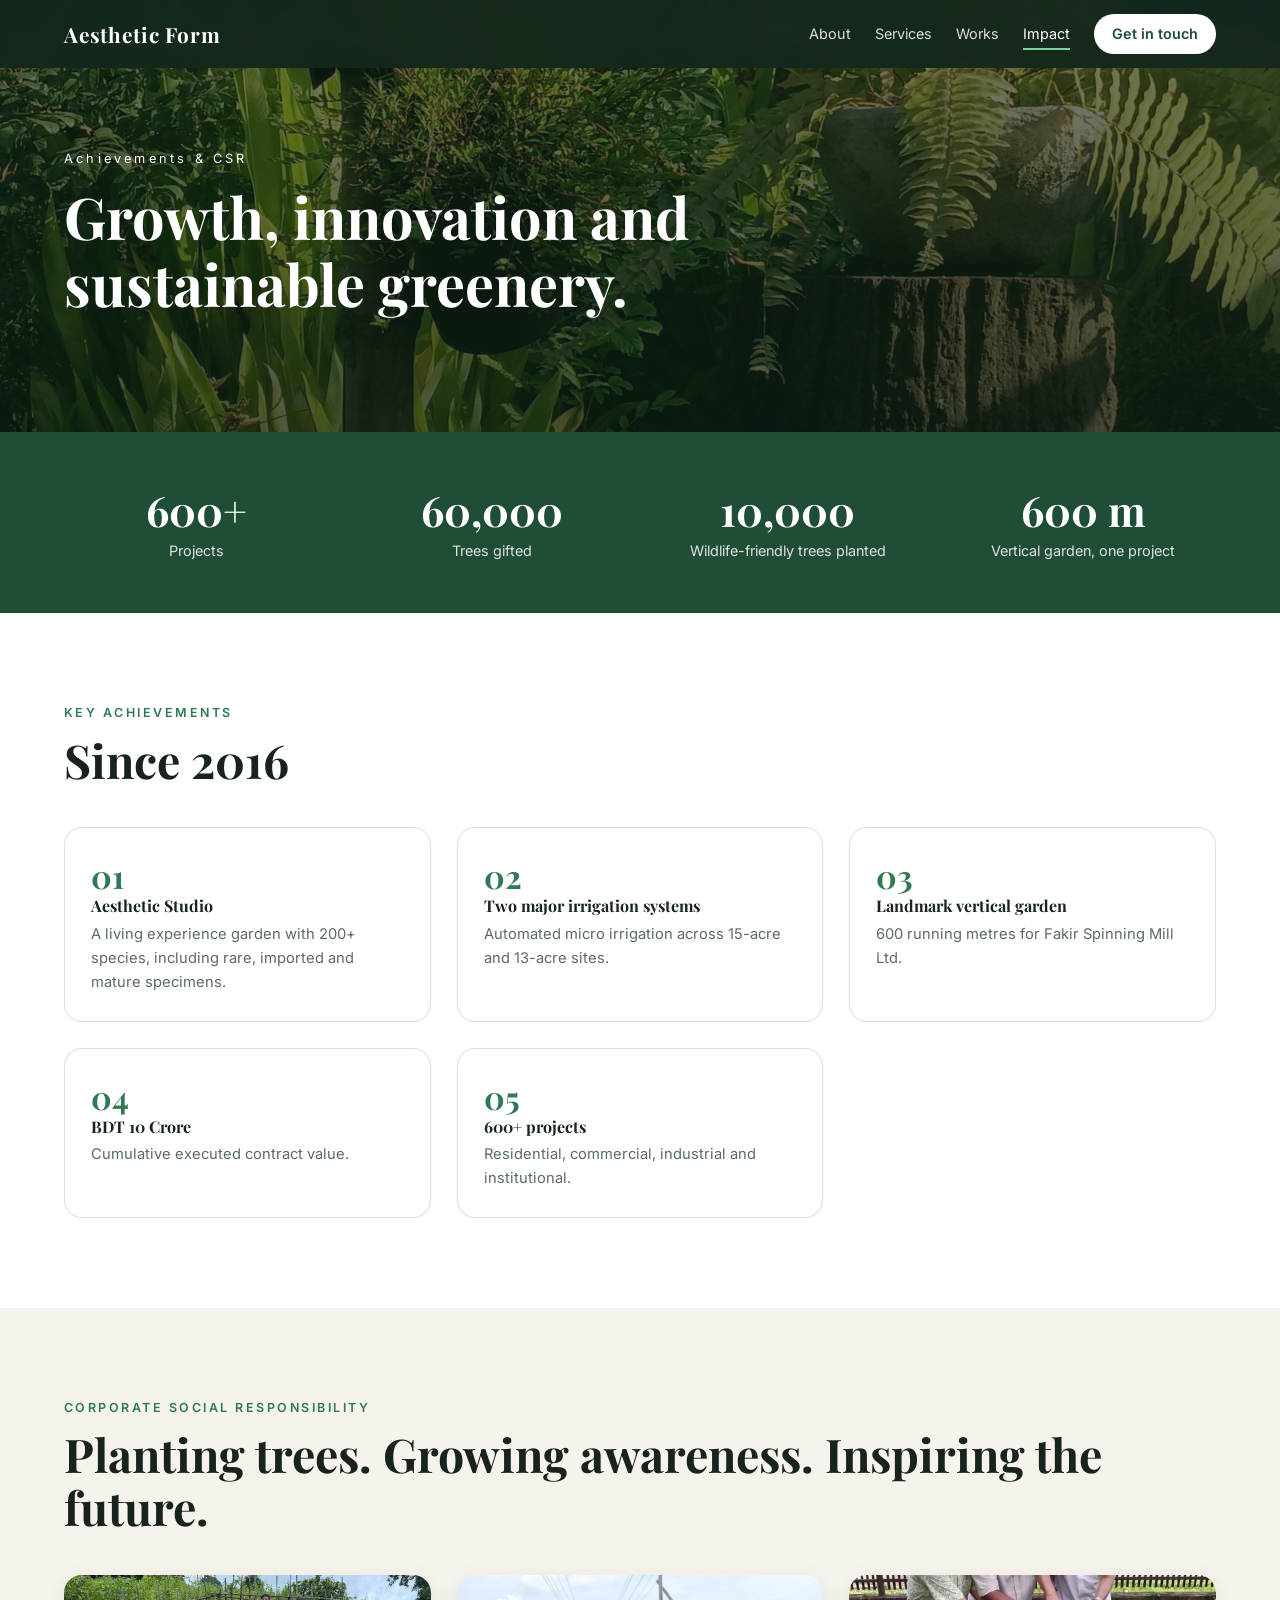
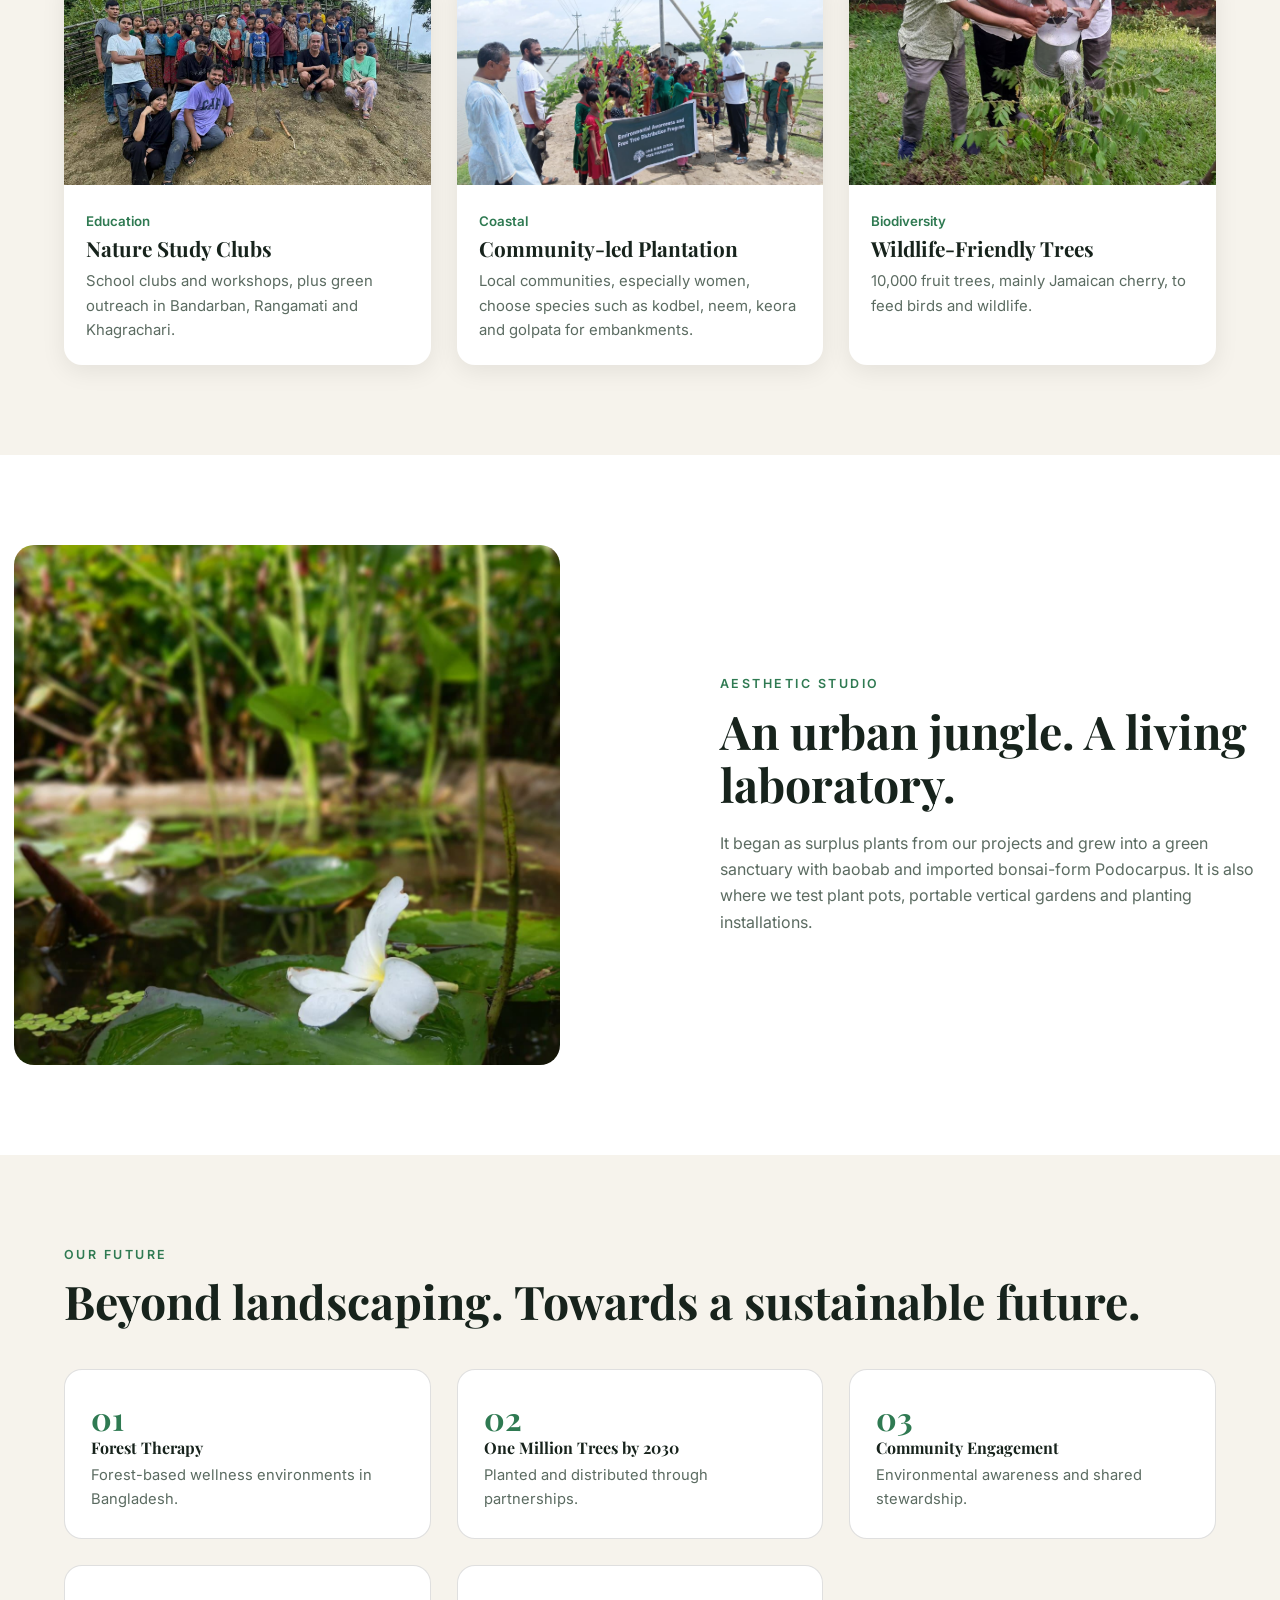
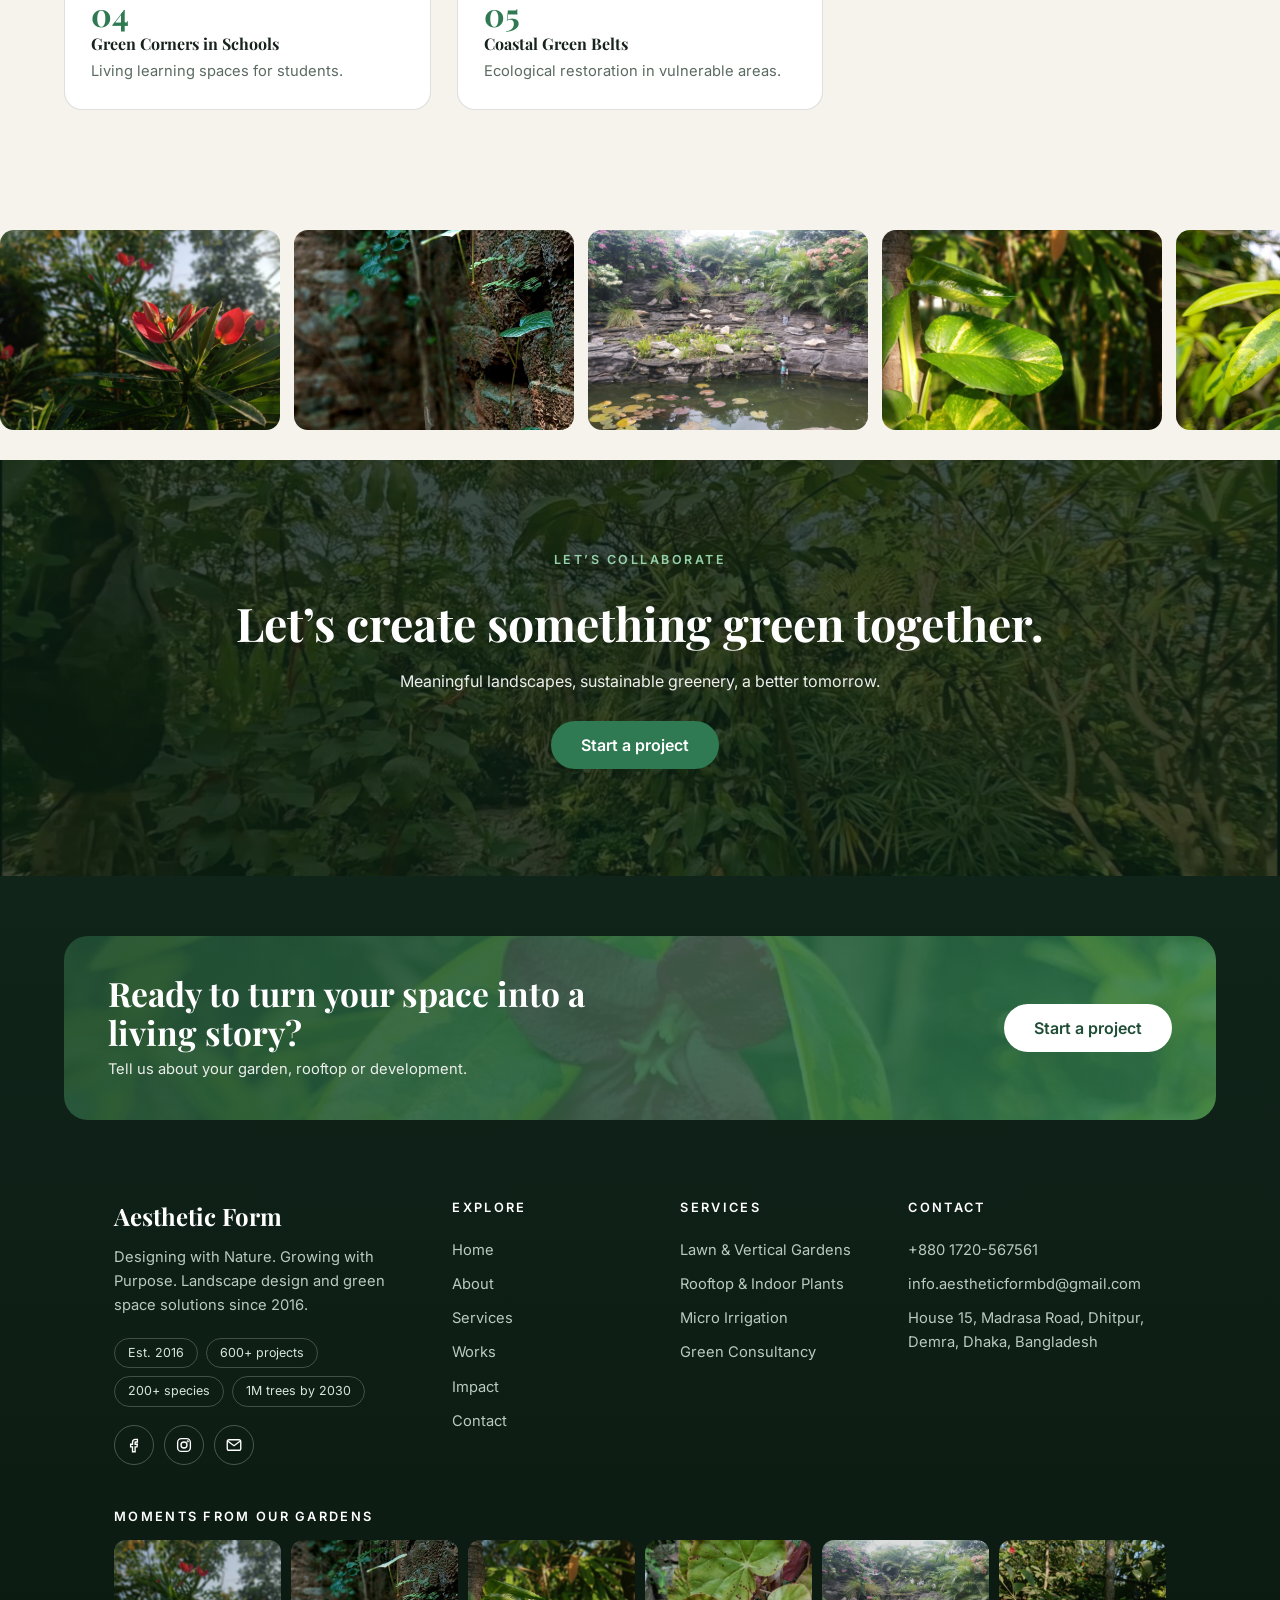
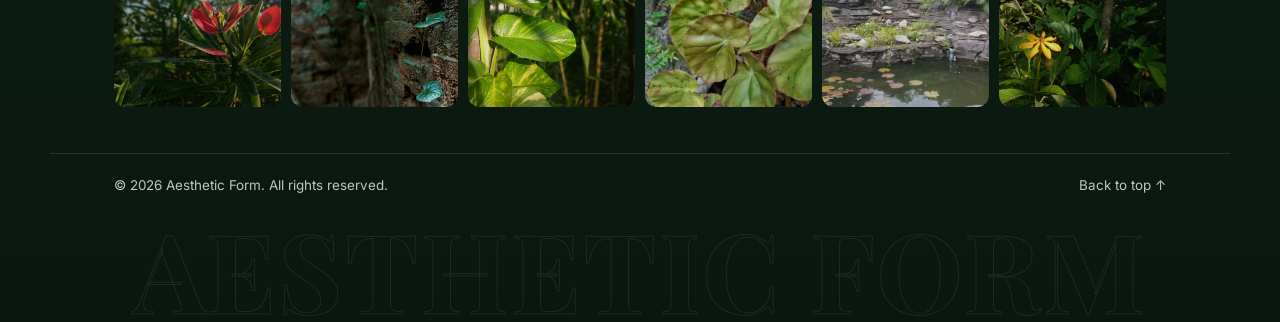
<file: impact.html>
<!DOCTYPE html>
<html lang="en">

<head>
    <meta charset="utf-8">
    <meta name="viewport" content="width=device-width, initial-scale=1">
    <title>Impact | Aesthetic Form</title>
    <meta name="description"
        content="Aesthetic Form: landscape design and green space solutions in Bangladesh since 2016.">
    <link rel="preconnect" href="https://fonts.googleapis.com">
    <link
        href="https://fonts.googleapis.com/css2?family=Playfair+Display:wght@500;700&family=Inter:wght@400;500;600&display=swap"
        rel="stylesheet">
    <link rel="stylesheet" href="css/style.css">
    
     <link rel="icon" type="image/png" href="images/leaf.png">
</head>

<body class="inner">
    <div id="pg"></div>
    <nav id="nav"><a class="logo" href="index.html">Aesthetic Form</a>
        <div><a href="about.html">About</a><a href="services.html">Services</a><a href="works.html">Works</a><a
                href="impact.html" class=on>Impact</a><a class="cta" href="contact.html">Get in touch</a></div><button
            class="burger" id="bg" aria-label="Open menu"
            aria-expanded="false"><span></span><span></span><span></span></button>
    </nav>
    <div class="mm" id="mm"><a class="l" href="index.html">Home</a><a class="l" href="about.html">About</a><a class="l"
            href="services.html">Services</a><a class="l" href="works.html">Works</a><a class="l on"
            href="impact.html">Impact</a><a class="l" href="contact.html">Contact</a>
        <div class="mf">+880 1720-567561<br><a
                href="mailto:info.aestheticformbd@gmail.com">info.aestheticformbd@gmail.com</a></div>
    </div>
    <header class="hero small">
        <div class="bg"
            style="background-image:linear-gradient(rgba(10,30,18,.55),rgba(10,30,18,.72)),url(images/hero.jpg)"></div>
        <span class="lf" style="left:8%;animation-delay:-0s;animation-duration:14s"><svg viewBox="0 0 24 24">
                <path d="M5 19c0-9 6-14 15-14 0 9-5 15-15 14z" />
            </svg></span><span class="lf" style="left:22%;animation-delay:-6s;animation-duration:18s"><svg
                viewBox="0 0 24 24">
                <path d="M5 19c0-9 6-14 15-14 0 9-5 15-15 14z" />
            </svg></span><span class="lf" style="left:38%;animation-delay:-3s;animation-duration:16s"><svg
                viewBox="0 0 24 24">
                <path d="M5 19c0-9 6-14 15-14 0 9-5 15-15 14z" />
            </svg></span><span class="lf" style="left:55%;animation-delay:-9s;animation-duration:20s"><svg
                viewBox="0 0 24 24">
                <path d="M5 19c0-9 6-14 15-14 0 9-5 15-15 14z" />
            </svg></span><span class="lf" style="left:70%;animation-delay:-2s;animation-duration:15s"><svg
                viewBox="0 0 24 24">
                <path d="M5 19c0-9 6-14 15-14 0 9-5 15-15 14z" />
            </svg></span><span class="lf" style="left:86%;animation-delay:-11s;animation-duration:17s"><svg
                viewBox="0 0 24 24">
                <path d="M5 19c0-9 6-14 15-14 0 9-5 15-15 14z" />
            </svg></span>
        <div class="in">
            <p class="k">Achievements & CSR</p>
            <h1>Growth, innovation and sustainable greenery.</h1>
        </div>
    </header>
    <div class="stats">
        <div class="w">
            <div><strong>600+</strong><span>Projects</span></div>
            <div><strong>60,000</strong><span>Trees gifted</span></div>
            <div><strong>10,000</strong><span>Wildlife-friendly trees planted</span></div>
            <div><strong>600 m</strong><span>Vertical garden, one project</span></div>
        </div>
    </div>
    <section class="">
        <div class="w">
            <p class="eyebrow">Key achievements</p>
            <h2>Since 2016</h2>
            <div class="grid c">
                <div class="num reveal"><i>01</i>
                    <h4>Aesthetic Studio</h4>
                    <p>A living experience garden with 200+ species, including rare, imported and mature specimens.</p>
                </div>
                <div class="num reveal"><i>02</i>
                    <h4>Two major irrigation systems</h4>
                    <p>Automated micro irrigation across 15-acre and 13-acre sites.</p>
                </div>
                <div class="num reveal"><i>03</i>
                    <h4>Landmark vertical garden</h4>
                    <p>600 running metres for Fakir Spinning Mill Ltd.</p>
                </div>
                <div class="num reveal"><i>04</i>
                    <h4>BDT 10 Crore</h4>
                    <p>Cumulative executed contract value.</p>
                </div>
                <div class="num reveal"><i>05</i>
                    <h4>600+ projects</h4>
                    <p>Residential, commercial, industrial and institutional.</p>
                </div>
            </div>
        </div>
    </section>
    <section class="alt">
        <div class="w">
            <p class="eyebrow">Corporate social responsibility</p>
            <h2>Planting trees. Growing awareness. Inspiring the future.</h2>
            <div class="grid">
                <article class="card reveal"><img loading="lazy" src="images/csr1.jpg" alt="Nature Study Clubs">
                    <div><small>Education</small>
                        <h3>Nature Study Clubs</h3>
                        <p>School clubs and workshops, plus green outreach in Bandarban, Rangamati and Khagrachari.</p>
                    </div>
                </article>
                <article class="card reveal"><img loading="lazy" src="images/csr2.jpg" alt="Community-led Plantation">
                    <div><small>Coastal</small>
                        <h3>Community-led Plantation</h3>
                        <p>Local communities, especially women, choose species such as kodbel, neem, keora and golpata
                            for embankments.</p>
                    </div>
                </article>
                <article class="card reveal"><img loading="lazy" src="images/csr3.jpg" alt="Wildlife-Friendly Trees">
                    <div><small>Biodiversity</small>
                        <h3>Wildlife-Friendly Trees</h3>
                        <p>10,000 fruit trees, mainly Jamaican cherry, to feed birds and wildlife.</p>
                    </div>
                </article>
            </div>
        </div>
    </section>
    <section class="">
        <div class="w">
            <div class="split"><img class="reveal" src="images/lab.jpg" alt="Aesthetic Studio">
                <div class="reveal">
                    <p class="eyebrow">Aesthetic Studio</p>
                    <h2>An urban jungle. A living laboratory.</h2>
                    <p class="lead">It began as surplus plants from our projects and grew into a green sanctuary with
                        baobab and imported bonsai-form Podocarpus. It is also where we test plant pots, portable
                        vertical gardens and planting installations.</p>
                </div>
            </div>
        </div>
    </section>
    <section class="alt">
        <div class="w">
            <p class="eyebrow">Our future</p>
            <h2>Beyond landscaping. Towards a sustainable future.</h2>
            <div class="grid c">
                <div class="num reveal"><i>01</i>
                    <h4>Forest Therapy</h4>
                    <p>Forest-based wellness environments in Bangladesh.</p>
                </div>
                <div class="num reveal"><i>02</i>
                    <h4>One Million Trees by 2030</h4>
                    <p>Planted and distributed through partnerships.</p>
                </div>
                <div class="num reveal"><i>03</i>
                    <h4>Community Engagement</h4>
                    <p>Environmental awareness and shared stewardship.</p>
                </div>
                <div class="num reveal"><i>04</i>
                    <h4>Green Corners in Schools</h4>
                    <p>Living learning spaces for students.</p>
                </div>
                <div class="num reveal"><i>05</i>
                    <h4>Coastal Green Belts</h4>
                    <p>Ecological restoration in vulnerable areas.</p>
                </div>
            </div>
        </div>
    </section>
    <div class="strip">
        <div class="track"><img loading="lazy" src="images/flower1.jpg" alt=""><img loading="lazy" src="images/vine.jpg"
                alt=""><img loading="lazy" src="images/water.jpg" alt=""><img loading="lazy" src="images/bamboo.jpg"
                alt=""><img loading="lazy" src="images/flower3.jpg" alt=""><img loading="lazy" src="images/begonia.jpg"
                alt=""><img loading="lazy" src="images/lawn.jpg" alt=""><img loading="lazy" src="images/path.jpg"
                alt=""><img loading="lazy" src="images/flower2.jpg" alt=""><img loading="lazy" src="images/green.jpg"
                alt=""><img loading="lazy" src="images/flower1.jpg" alt=""><img loading="lazy" src="images/vine.jpg"
                alt=""><img loading="lazy" src="images/water.jpg" alt=""><img loading="lazy" src="images/bamboo.jpg"
                alt=""><img loading="lazy" src="images/flower3.jpg" alt=""><img loading="lazy" src="images/begonia.jpg"
                alt=""><img loading="lazy" src="images/lawn.jpg" alt=""><img loading="lazy" src="images/path.jpg"
                alt=""><img loading="lazy" src="images/flower2.jpg" alt=""><img loading="lazy" src="images/green.jpg"
                alt=""></div>
    </div>
    <section class="band"
        style="background-image:linear-gradient(rgba(10,30,18,.78),rgba(10,30,18,.82)),url(images/studio.jpg)">
        <div class="w">
            <p class="eyebrow" style="color:#9fe0b9">Let’s collaborate</p>
            <h2>Let’s create something green together.</h2>
            <p>Meaningful landscapes, sustainable greenery, a better tomorrow.</p><a class="btn"
                href="contact.html">Start a project</a>
        </div>
    </section>
    <footer>
        <div class="fcta">
            <div>
                <h3>Ready to turn your space into a living story?</h3>
                <p>Tell us about your garden, rooftop or development.</p>
            </div><a class="btn" href="contact.html">Start a project</a>
        </div>
        <div class="fw">
            <div class="fb"><a class="logo" href="index.html">Aesthetic Form</a>
                <p>Designing with Nature. Growing with Purpose. Landscape design and green space solutions since 2016.
                </p>
                <div class="chips"><span>Est. 2016</span><span>600+ projects</span><span>200+ species</span><span>1M
                        trees by 2030</span></div>
                <div style="height:18px"></div>
                <div class="soc"><a href="https://facebook.com/aestheticformbd" aria-label="Facebook"><svg
                            viewBox="0 0 24 24">
                            <path
                                d="M14 8h2.5V4.5H14C11.5 4.5 10 6 10 8.5V11H7.5v3.5H10V21h3.5v-6.5H16l.5-3.5h-3V8.8c0-.5.2-.8.5-.8z" />
                        </svg></a><a href="https://instagram.com/aestheticformbd" aria-label="Instagram"><svg
                            viewBox="0 0 24 24">
                            <rect x="3.5" y="3.5" width="17" height="17" rx="5" />
                            <circle cx="12" cy="12" r="4" />
                            <circle cx="17" cy="7" r=".6" />
                        </svg></a><a href="mailto:info.aestheticformbd@gmail.com" aria-label="Email"><svg
                            viewBox="0 0 24 24">
                            <rect x="3" y="5" width="18" height="14" rx="2.5" />
                            <path d="m4 7 8 6 8-6" />
                        </svg></a></div>
            </div>
            <div class="fc">
                <h5>Explore</h5><a href="index.html">Home</a><a href="about.html">About</a><a
                    href="services.html">Services</a><a href="works.html">Works</a><a href="impact.html">Impact</a><a
                    href="contact.html">Contact</a>
            </div>
            <div class="fc">
                <h5>Services</h5><a href="services.html">Lawn &amp; Vertical Gardens</a><a href="services.html">Rooftop
                    &amp; Indoor Plants</a><a href="services.html">Micro Irrigation</a><a href="services.html">Green
                    Consultancy</a>
            </div>
            <div class="fc">
                <h5>Contact</h5><a href="tel:+8801720567561">+880 1720-567561</a><a
                    href="mailto:info.aestheticformbd@gmail.com">info.aestheticformbd@gmail.com</a><span>House 15,
                    Madrasa Road, Dhitpur, Demra, Dhaka, Bangladesh</span>
            </div>
        </div>
        <div class="fgal">
            <h5>Moments from our gardens</h5>
            <div><a href="https://instagram.com/aestheticformbd" aria-label="Instagram"><img loading="lazy"
                        src="images/flower1.jpg" alt=""></a><a href="https://instagram.com/aestheticformbd"
                    aria-label="Instagram"><img loading="lazy" src="images/vine.jpg" alt=""></a><a
                    href="https://instagram.com/aestheticformbd" aria-label="Instagram"><img loading="lazy"
                        src="images/bamboo.jpg" alt=""></a><a href="https://instagram.com/aestheticformbd"
                    aria-label="Instagram"><img loading="lazy" src="images/begonia.jpg" alt=""></a><a
                    href="https://instagram.com/aestheticformbd" aria-label="Instagram"><img loading="lazy"
                        src="images/water.jpg" alt=""></a><a href="https://instagram.com/aestheticformbd"
                    aria-label="Instagram"><img loading="lazy" src="images/flower2.jpg" alt=""></a></div>
        </div>
        <div class="fbot"><span>© 2026 Aesthetic Form. All rights reserved.</span><a href="#">Back to top ↑</a></div>
        <div class="wm" aria-hidden="true">AESTHETIC FORM</div>
    </footer>
    <script src="js/main.js"></script>
</body>

</html>
</file>
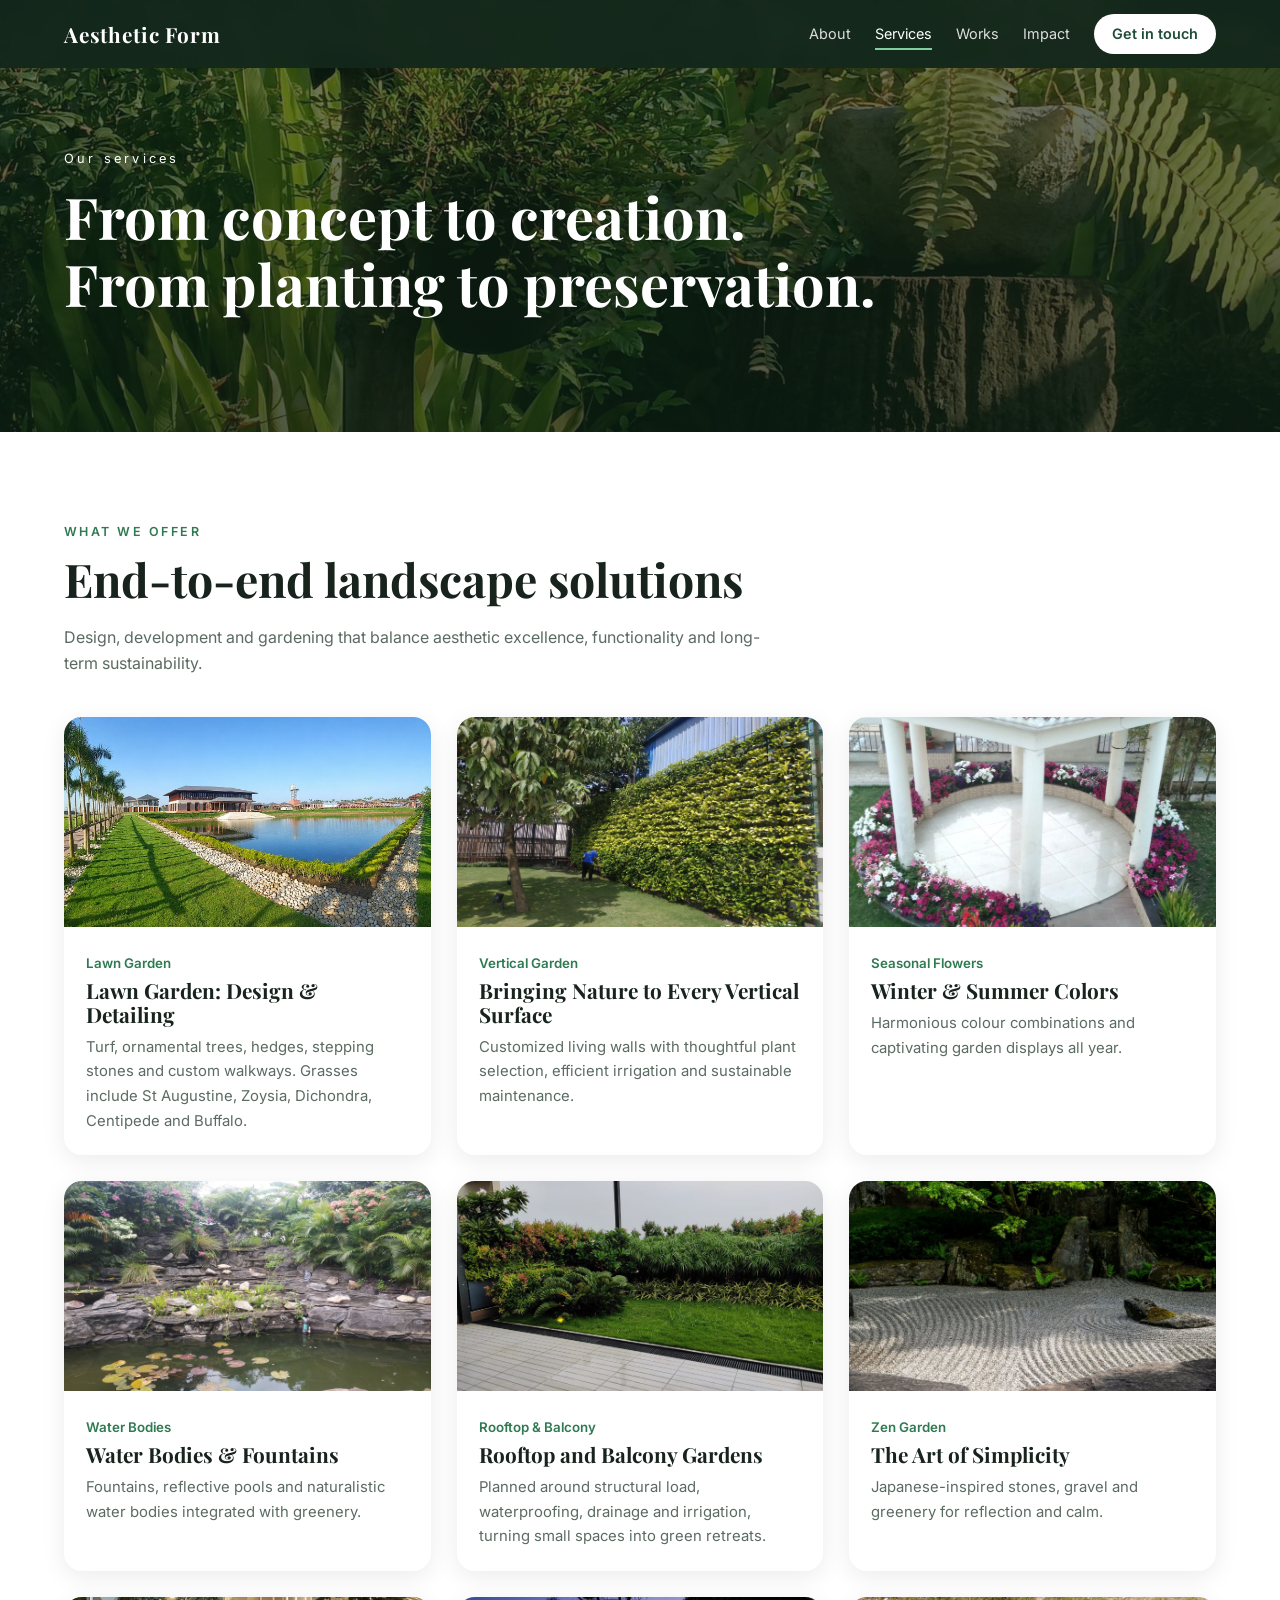
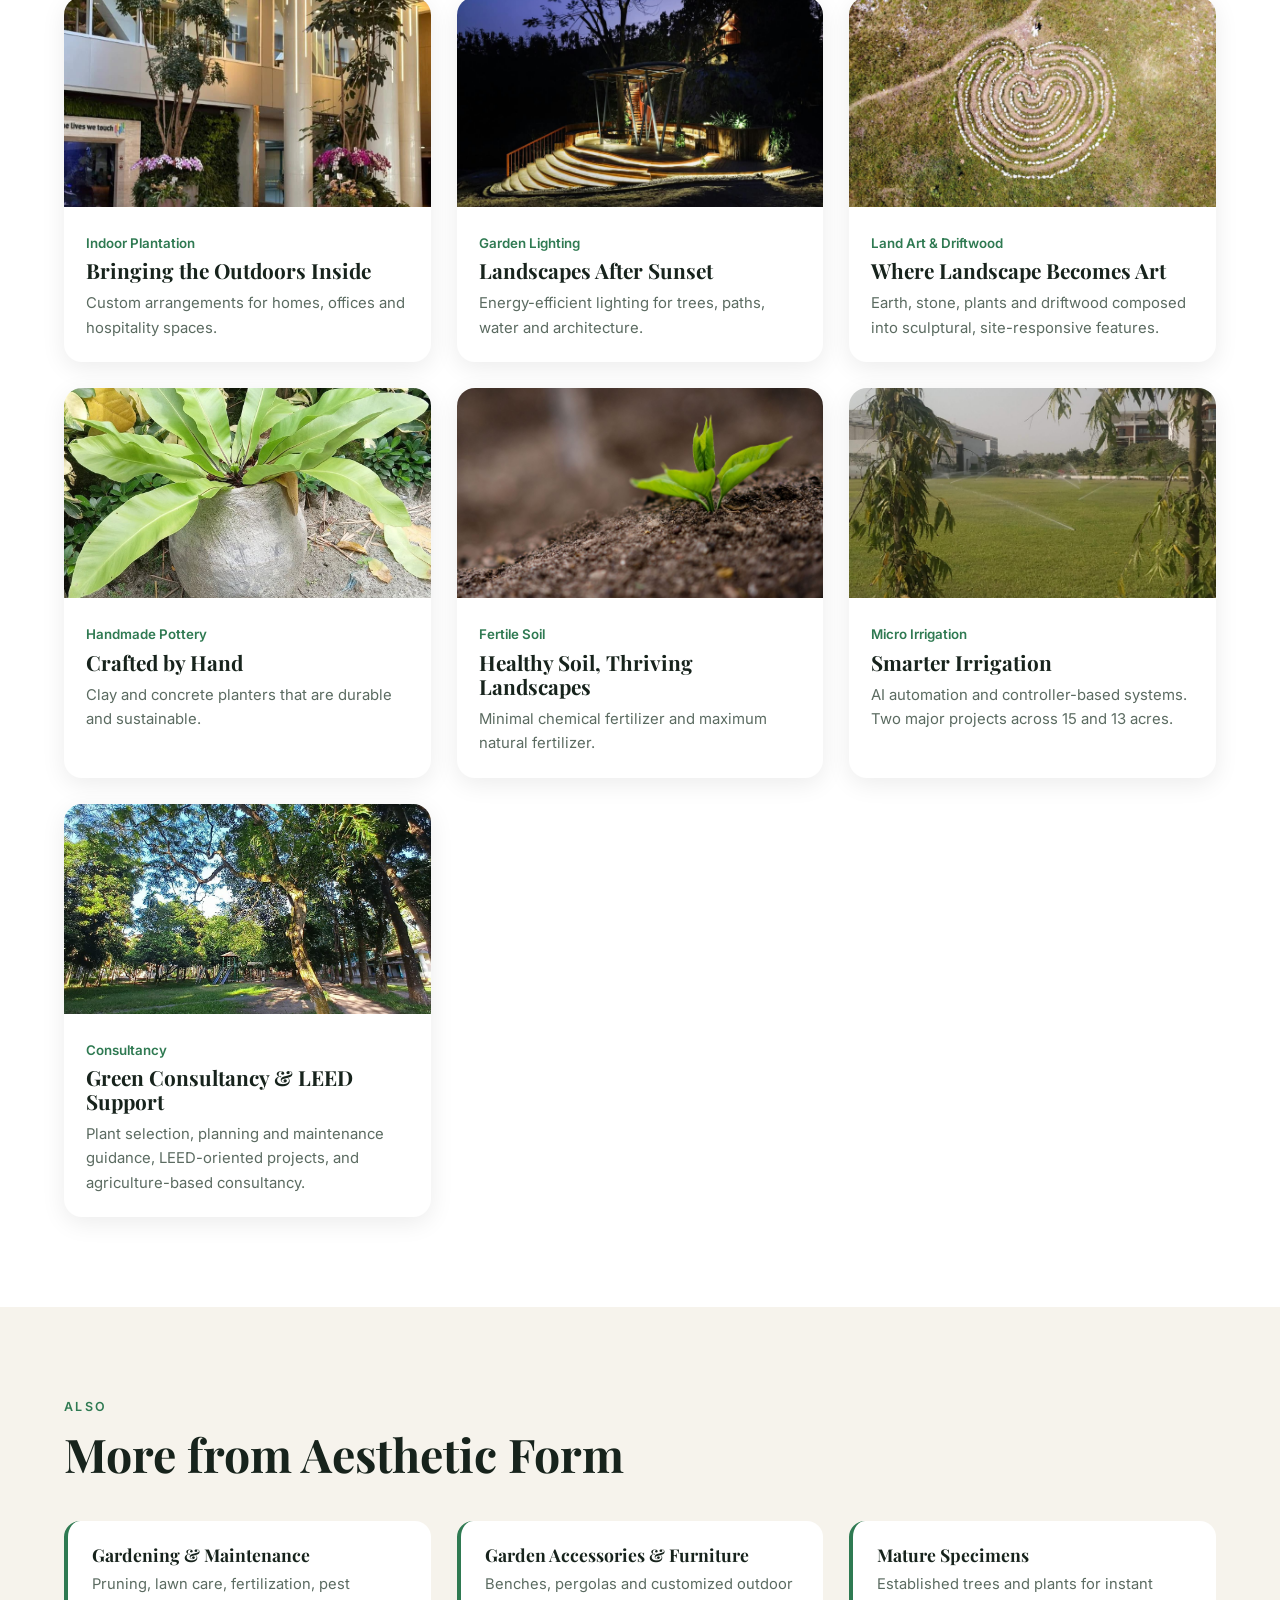
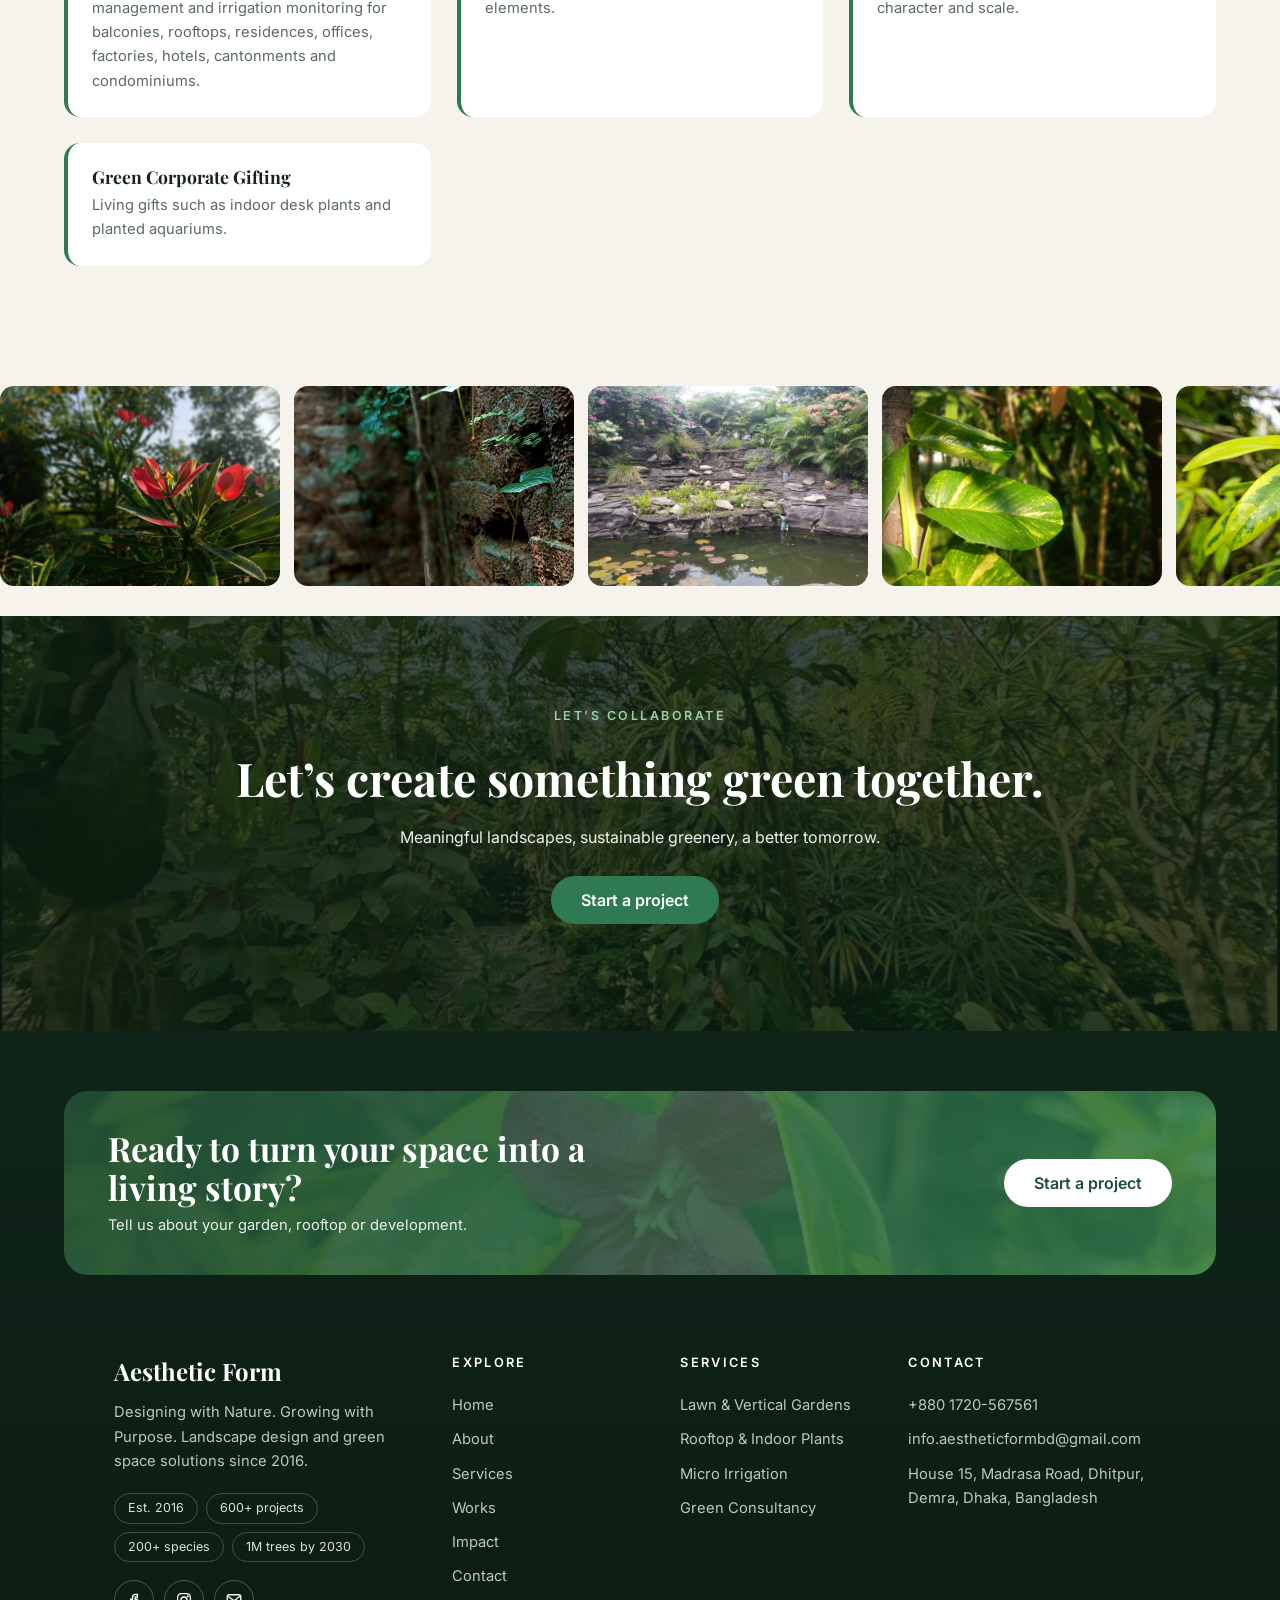
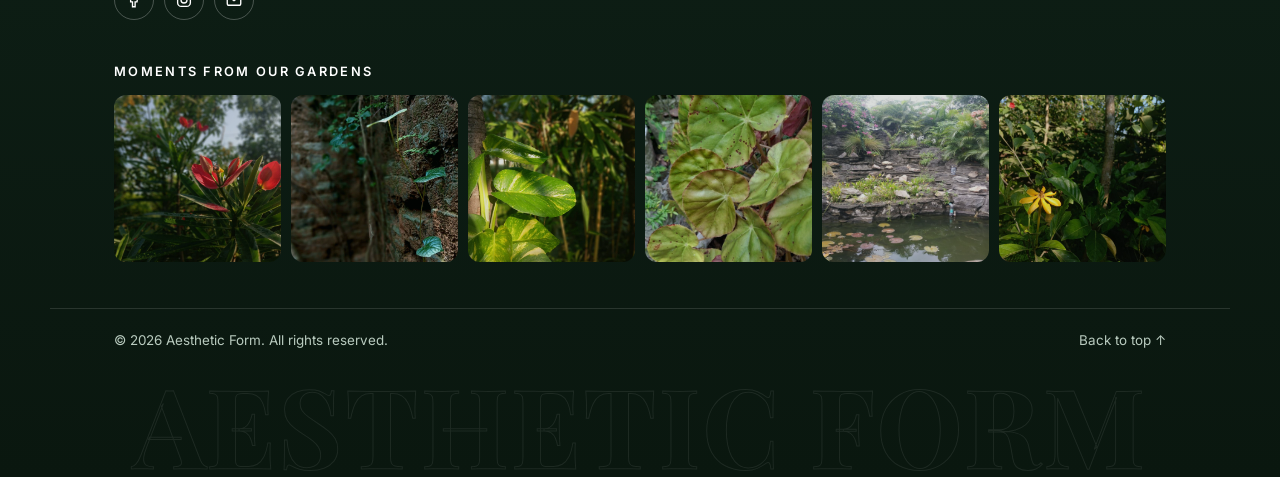
<file: services.html>
<!DOCTYPE html>
<html lang="en">

<head>
    <meta charset="utf-8">
    <meta name="viewport" content="width=device-width, initial-scale=1">
    <title>Services | Aesthetic Form</title>
    <meta name="description"
        content="Aesthetic Form: landscape design and green space solutions in Bangladesh since 2016.">
    <link rel="preconnect" href="https://fonts.googleapis.com">
    <link
        href="https://fonts.googleapis.com/css2?family=Playfair+Display:wght@500;700&family=Inter:wght@400;500;600&display=swap"
        rel="stylesheet">
    <link rel="stylesheet" href="css/style.css">
    
     <link rel="icon" type="image/png" href="images/leaf.png">
</head>

<body class="inner">
    <div id="pg"></div>
    <nav id="nav"><a class="logo" href="index.html">Aesthetic Form</a>
        <div><a href="about.html">About</a><a href="services.html" class=on>Services</a><a href="works.html">Works</a><a
                href="impact.html">Impact</a><a class="cta" href="contact.html">Get in touch</a></div><button
            class="burger" id="bg" aria-label="Open menu"
            aria-expanded="false"><span></span><span></span><span></span></button>
    </nav>
    <div class="mm" id="mm"><a class="l" href="index.html">Home</a><a class="l" href="about.html">About</a><a
            class="l on" href="services.html">Services</a><a class="l" href="works.html">Works</a><a class="l"
            href="impact.html">Impact</a><a class="l" href="contact.html">Contact</a>
        <div class="mf">+880 1720-567561<br><a
                href="mailto:info.aestheticformbd@gmail.com">info.aestheticformbd@gmail.com</a></div>
    </div>
    <header class="hero small">
        <div class="bg"
            style="background-image:linear-gradient(rgba(10,30,18,.55),rgba(10,30,18,.72)),url(images/hero.jpg)"></div>
        <span class="lf" style="left:8%;animation-delay:-0s;animation-duration:14s"><svg viewBox="0 0 24 24">
                <path d="M5 19c0-9 6-14 15-14 0 9-5 15-15 14z" />
            </svg></span><span class="lf" style="left:22%;animation-delay:-6s;animation-duration:18s"><svg
                viewBox="0 0 24 24">
                <path d="M5 19c0-9 6-14 15-14 0 9-5 15-15 14z" />
            </svg></span><span class="lf" style="left:38%;animation-delay:-3s;animation-duration:16s"><svg
                viewBox="0 0 24 24">
                <path d="M5 19c0-9 6-14 15-14 0 9-5 15-15 14z" />
            </svg></span><span class="lf" style="left:55%;animation-delay:-9s;animation-duration:20s"><svg
                viewBox="0 0 24 24">
                <path d="M5 19c0-9 6-14 15-14 0 9-5 15-15 14z" />
            </svg></span><span class="lf" style="left:70%;animation-delay:-2s;animation-duration:15s"><svg
                viewBox="0 0 24 24">
                <path d="M5 19c0-9 6-14 15-14 0 9-5 15-15 14z" />
            </svg></span><span class="lf" style="left:86%;animation-delay:-11s;animation-duration:17s"><svg
                viewBox="0 0 24 24">
                <path d="M5 19c0-9 6-14 15-14 0 9-5 15-15 14z" />
            </svg></span>
        <div class="in">
            <p class="k">Our services</p>
            <h1>From concept to creation. From planting to preservation.</h1>
        </div>
    </header>
    <section class="">
        <div class="w">
            <p class="eyebrow">What we offer</p>
            <h2>End-to-end landscape solutions</h2>
            <p class="lead">Design, development and gardening that balance aesthetic excellence, functionality and
                long-term sustainability.</p>
            <div class="grid">
                <article class="card reveal"><img loading="lazy" src="images/lawn.jpg"
                        alt="Lawn Garden: Design & Detailing">
                    <div><small>Lawn Garden</small>
                        <h3>Lawn Garden: Design & Detailing</h3>
                        <p>Turf, ornamental trees, hedges, stepping stones and custom walkways. Grasses include St
                            Augustine, Zoysia, Dichondra, Centipede and Buffalo.</p>
                    </div>
                </article>
                <article class="card reveal"><img loading="lazy" src="images/vertical.jpg"
                        alt="Bringing Nature to Every Vertical Surface">
                    <div><small>Vertical Garden</small>
                        <h3>Bringing Nature to Every Vertical Surface</h3>
                        <p>Customized living walls with thoughtful plant selection, efficient irrigation and sustainable
                            maintenance.</p>
                    </div>
                </article>
                <article class="card reveal"><img loading="lazy" src="images/flowers.jpg" alt="Winter & Summer Colors">
                    <div><small>Seasonal Flowers</small>
                        <h3>Winter & Summer Colors</h3>
                        <p>Harmonious colour combinations and captivating garden displays all year.</p>
                    </div>
                </article>
                <article class="card reveal"><img loading="lazy" src="images/water.jpg" alt="Water Bodies & Fountains">
                    <div><small>Water Bodies</small>
                        <h3>Water Bodies & Fountains</h3>
                        <p>Fountains, reflective pools and naturalistic water bodies integrated with greenery.</p>
                    </div>
                </article>
                <article class="card reveal"><img loading="lazy" src="images/rooftop.jpg"
                        alt="Rooftop and Balcony Gardens">
                    <div><small>Rooftop & Balcony</small>
                        <h3>Rooftop and Balcony Gardens</h3>
                        <p>Planned around structural load, waterproofing, drainage and irrigation, turning small spaces
                            into green retreats.</p>
                    </div>
                </article>
                <article class="card reveal"><img loading="lazy" src="images/zen.jpg" alt="The Art of Simplicity">
                    <div><small>Zen Garden</small>
                        <h3>The Art of Simplicity</h3>
                        <p>Japanese-inspired stones, gravel and greenery for reflection and calm.</p>
                    </div>
                </article>
                <article class="card reveal"><img loading="lazy" src="images/indoor.jpg"
                        alt="Bringing the Outdoors Inside">
                    <div><small>Indoor Plantation</small>
                        <h3>Bringing the Outdoors Inside</h3>
                        <p>Custom arrangements for homes, offices and hospitality spaces.</p>
                    </div>
                </article>
                <article class="card reveal"><img loading="lazy" src="images/lighting.jpg"
                        alt="Landscapes After Sunset">
                    <div><small>Garden Lighting</small>
                        <h3>Landscapes After Sunset</h3>
                        <p>Energy-efficient lighting for trees, paths, water and architecture.</p>
                    </div>
                </article>
                <article class="card reveal"><img loading="lazy" src="images/landart.jpg"
                        alt="Where Landscape Becomes Art">
                    <div><small>Land Art & Driftwood</small>
                        <h3>Where Landscape Becomes Art</h3>
                        <p>Earth, stone, plants and driftwood composed into sculptural, site-responsive features.</p>
                    </div>
                </article>
                <article class="card reveal"><img loading="lazy" src="images/pottery.jpg" alt="Crafted by Hand">
                    <div><small>Handmade Pottery</small>
                        <h3>Crafted by Hand</h3>
                        <p>Clay and concrete planters that are durable and sustainable.</p>
                    </div>
                </article>
                <article class="card reveal"><img loading="lazy" src="images/soil.jpg"
                        alt="Healthy Soil, Thriving Landscapes">
                    <div><small>Fertile Soil</small>
                        <h3>Healthy Soil, Thriving Landscapes</h3>
                        <p>Minimal chemical fertilizer and maximum natural fertilizer.</p>
                    </div>
                </article>
                <article class="card reveal"><img loading="lazy" src="images/irrigation.jpg" alt="Smarter Irrigation">
                    <div><small>Micro Irrigation</small>
                        <h3>Smarter Irrigation</h3>
                        <p>AI automation and controller-based systems. Two major projects across 15 and 13 acres.</p>
                    </div>
                </article>
                <article class="card reveal"><img loading="lazy" src="images/consult.jpg"
                        alt="Green Consultancy & LEED Support">
                    <div><small>Consultancy</small>
                        <h3>Green Consultancy & LEED Support</h3>
                        <p>Plant selection, planning and maintenance guidance, LEED-oriented projects, and
                            agriculture-based consultancy.</p>
                    </div>
                </article>
            </div>
        </div>
    </section>
    <section class="alt">
        <div class="w">
            <p class="eyebrow">Also</p>
            <h2>More from Aesthetic Form</h2>
            <div class="grid c">
                <div class="box reveal">
                    <h4>Gardening & Maintenance</h4>
                    <p>Pruning, lawn care, fertilization, pest management and irrigation monitoring for balconies,
                        rooftops, residences, offices, factories, hotels, cantonments and condominiums.</p>
                </div>
                <div class="box reveal">
                    <h4>Garden Accessories & Furniture</h4>
                    <p>Benches, pergolas and customized outdoor elements.</p>
                </div>
                <div class="box reveal">
                    <h4>Mature Specimens</h4>
                    <p>Established trees and plants for instant character and scale.</p>
                </div>
                <div class="box reveal">
                    <h4>Green Corporate Gifting</h4>
                    <p>Living gifts such as indoor desk plants and planted aquariums.</p>
                </div>
            </div>
        </div>
    </section>
    <div class="strip">
        <div class="track"><img loading="lazy" src="images/flower1.jpg" alt=""><img loading="lazy" src="images/vine.jpg"
                alt=""><img loading="lazy" src="images/water.jpg" alt=""><img loading="lazy" src="images/bamboo.jpg"
                alt=""><img loading="lazy" src="images/flower3.jpg" alt=""><img loading="lazy" src="images/begonia.jpg"
                alt=""><img loading="lazy" src="images/lawn.jpg" alt=""><img loading="lazy" src="images/path.jpg"
                alt=""><img loading="lazy" src="images/flower2.jpg" alt=""><img loading="lazy" src="images/green.jpg"
                alt=""><img loading="lazy" src="images/flower1.jpg" alt=""><img loading="lazy" src="images/vine.jpg"
                alt=""><img loading="lazy" src="images/water.jpg" alt=""><img loading="lazy" src="images/bamboo.jpg"
                alt=""><img loading="lazy" src="images/flower3.jpg" alt=""><img loading="lazy" src="images/begonia.jpg"
                alt=""><img loading="lazy" src="images/lawn.jpg" alt=""><img loading="lazy" src="images/path.jpg"
                alt=""><img loading="lazy" src="images/flower2.jpg" alt=""><img loading="lazy" src="images/green.jpg"
                alt=""></div>
    </div>
    <section class="band"
        style="background-image:linear-gradient(rgba(10,30,18,.78),rgba(10,30,18,.82)),url(images/studio.jpg)">
        <div class="w">
            <p class="eyebrow" style="color:#9fe0b9">Let’s collaborate</p>
            <h2>Let’s create something green together.</h2>
            <p>Meaningful landscapes, sustainable greenery, a better tomorrow.</p><a class="btn"
                href="contact.html">Start a project</a>
        </div>
    </section>
    <footer>
        <div class="fcta">
            <div>
                <h3>Ready to turn your space into a living story?</h3>
                <p>Tell us about your garden, rooftop or development.</p>
            </div><a class="btn" href="contact.html">Start a project</a>
        </div>
        <div class="fw">
            <div class="fb"><a class="logo" href="index.html">Aesthetic Form</a>
                <p>Designing with Nature. Growing with Purpose. Landscape design and green space solutions since 2016.
                </p>
                <div class="chips"><span>Est. 2016</span><span>600+ projects</span><span>200+ species</span><span>1M
                        trees by 2030</span></div>
                <div style="height:18px"></div>
                <div class="soc"><a href="https://facebook.com/aestheticformbd" aria-label="Facebook"><svg
                            viewBox="0 0 24 24">
                            <path
                                d="M14 8h2.5V4.5H14C11.5 4.5 10 6 10 8.5V11H7.5v3.5H10V21h3.5v-6.5H16l.5-3.5h-3V8.8c0-.5.2-.8.5-.8z" />
                        </svg></a><a href="https://instagram.com/aestheticformbd" aria-label="Instagram"><svg
                            viewBox="0 0 24 24">
                            <rect x="3.5" y="3.5" width="17" height="17" rx="5" />
                            <circle cx="12" cy="12" r="4" />
                            <circle cx="17" cy="7" r=".6" />
                        </svg></a><a href="mailto:info.aestheticformbd@gmail.com" aria-label="Email"><svg
                            viewBox="0 0 24 24">
                            <rect x="3" y="5" width="18" height="14" rx="2.5" />
                            <path d="m4 7 8 6 8-6" />
                        </svg></a></div>
            </div>
            <div class="fc">
                <h5>Explore</h5><a href="index.html">Home</a><a href="about.html">About</a><a
                    href="services.html">Services</a><a href="works.html">Works</a><a href="impact.html">Impact</a><a
                    href="contact.html">Contact</a>
            </div>
            <div class="fc">
                <h5>Services</h5><a href="services.html">Lawn &amp; Vertical Gardens</a><a href="services.html">Rooftop
                    &amp; Indoor Plants</a><a href="services.html">Micro Irrigation</a><a href="services.html">Green
                    Consultancy</a>
            </div>
            <div class="fc">
                <h5>Contact</h5><a href="tel:+8801720567561">+880 1720-567561</a><a
                    href="mailto:info.aestheticformbd@gmail.com">info.aestheticformbd@gmail.com</a><span>House 15,
                    Madrasa Road, Dhitpur, Demra, Dhaka, Bangladesh</span>
            </div>
        </div>
        <div class="fgal">
            <h5>Moments from our gardens</h5>
            <div><a href="https://instagram.com/aestheticformbd" aria-label="Instagram"><img loading="lazy"
                        src="images/flower1.jpg" alt=""></a><a href="https://instagram.com/aestheticformbd"
                    aria-label="Instagram"><img loading="lazy" src="images/vine.jpg" alt=""></a><a
                    href="https://instagram.com/aestheticformbd" aria-label="Instagram"><img loading="lazy"
                        src="images/bamboo.jpg" alt=""></a><a href="https://instagram.com/aestheticformbd"
                    aria-label="Instagram"><img loading="lazy" src="images/begonia.jpg" alt=""></a><a
                    href="https://instagram.com/aestheticformbd" aria-label="Instagram"><img loading="lazy"
                        src="images/water.jpg" alt=""></a><a href="https://instagram.com/aestheticformbd"
                    aria-label="Instagram"><img loading="lazy" src="images/flower2.jpg" alt=""></a></div>
        </div>
        <div class="fbot"><span>© 2026 Aesthetic Form. All rights reserved.</span><a href="#">Back to top ↑</a></div>
        <div class="wm" aria-hidden="true">AESTHETIC FORM</div>
    </footer>
    <script src="js/main.js"></script>
</body>

</html>
</file>
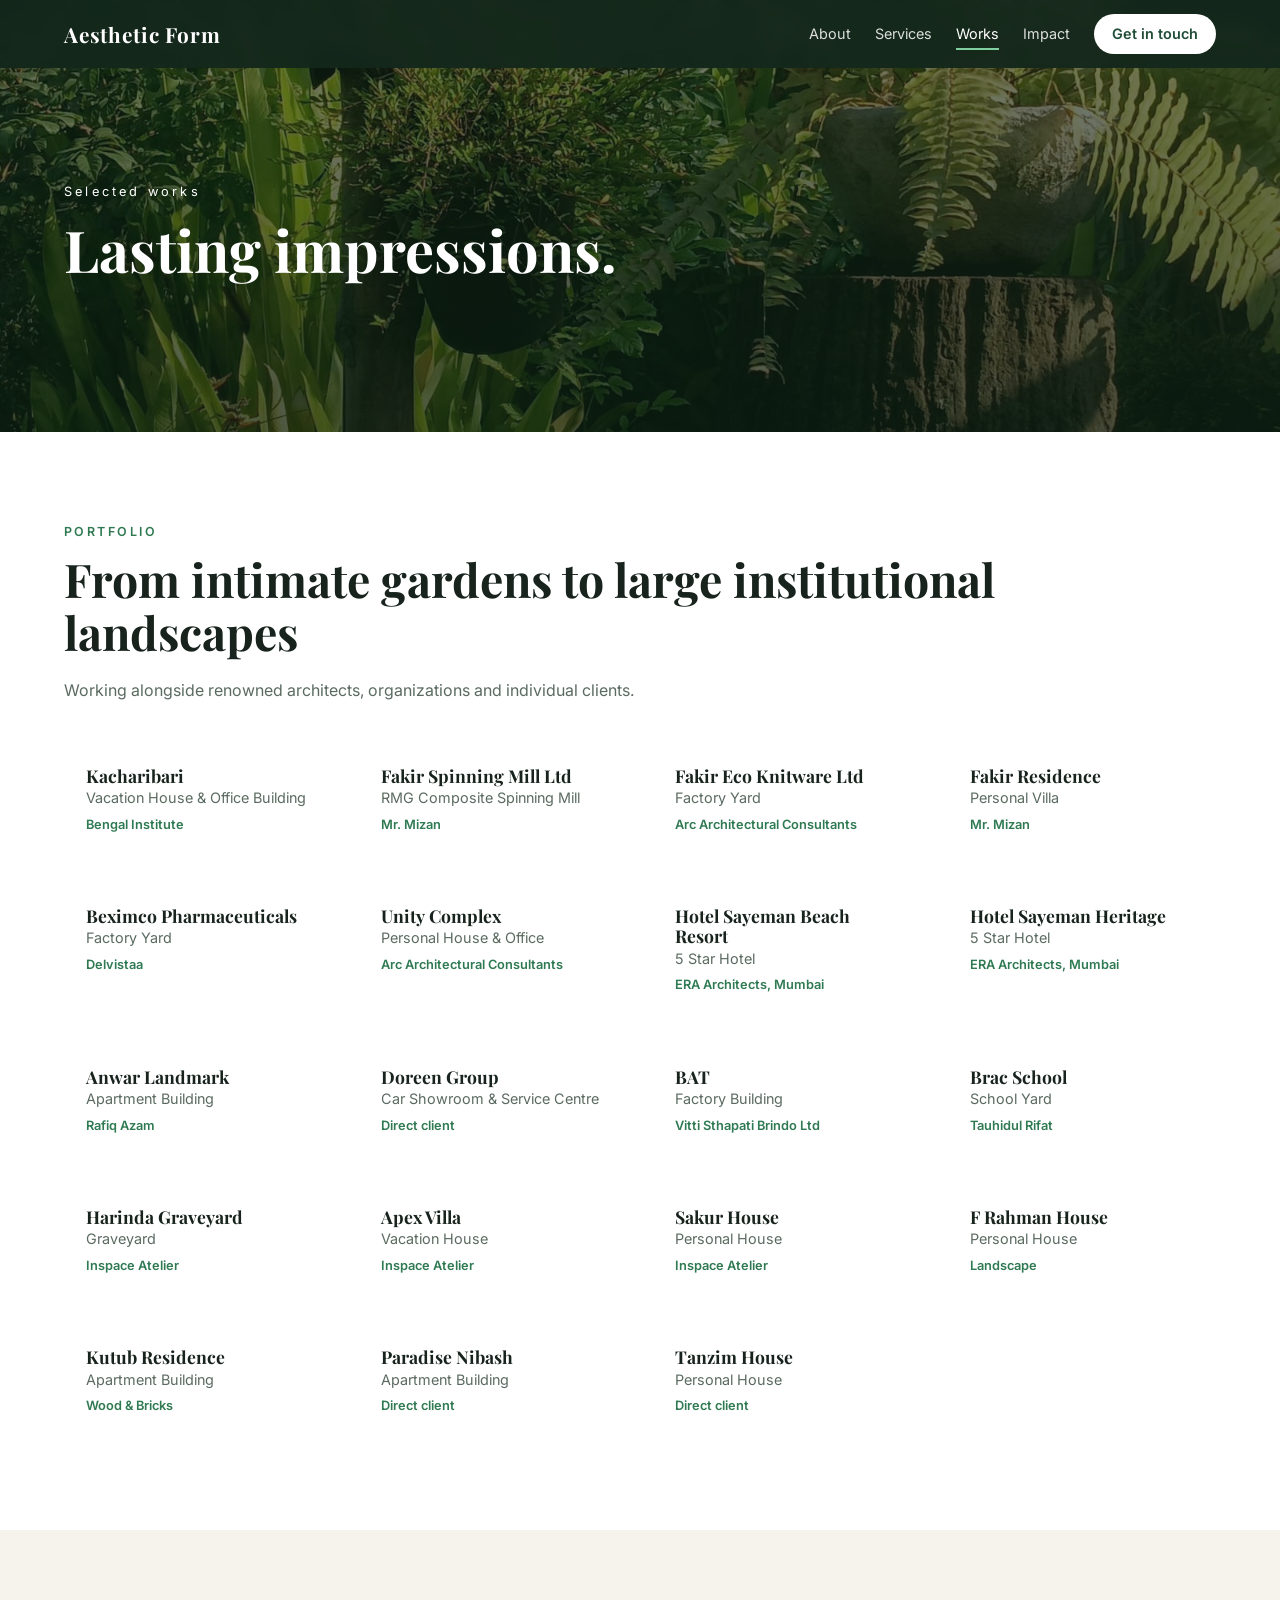
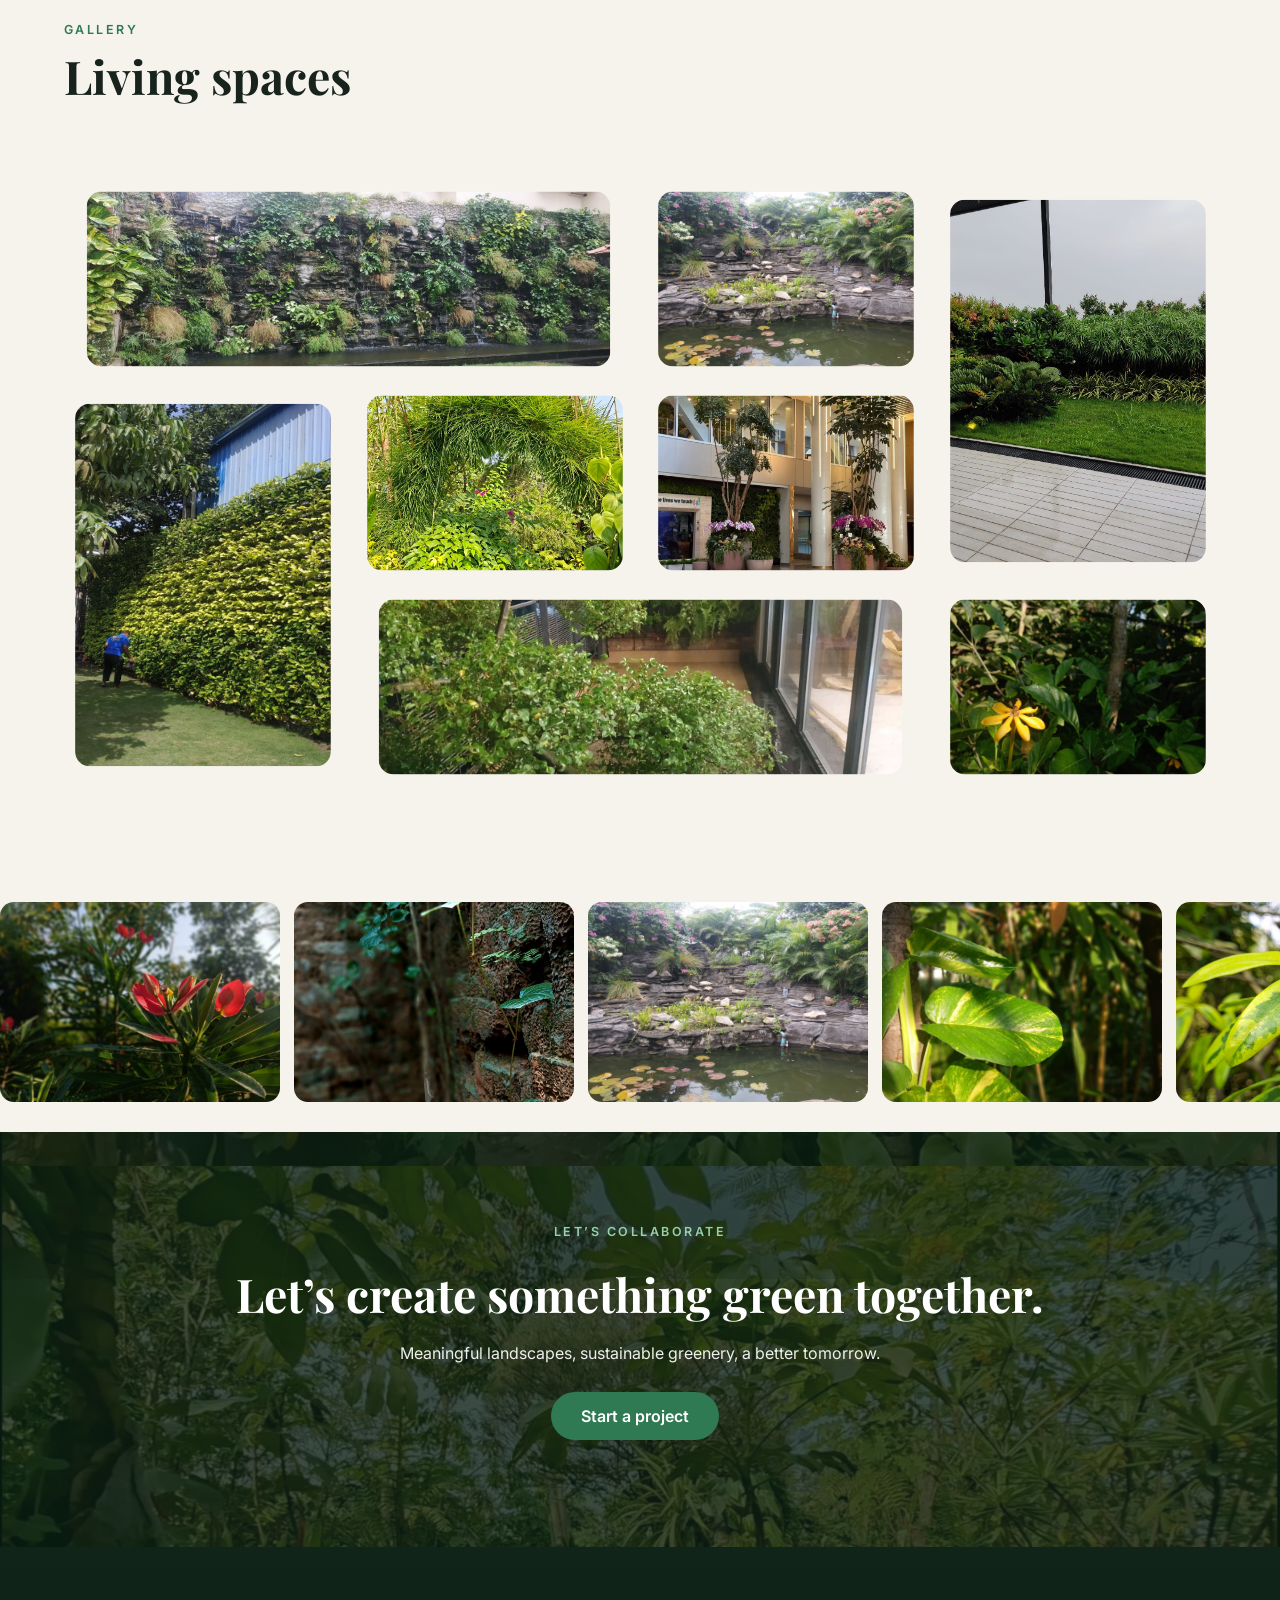
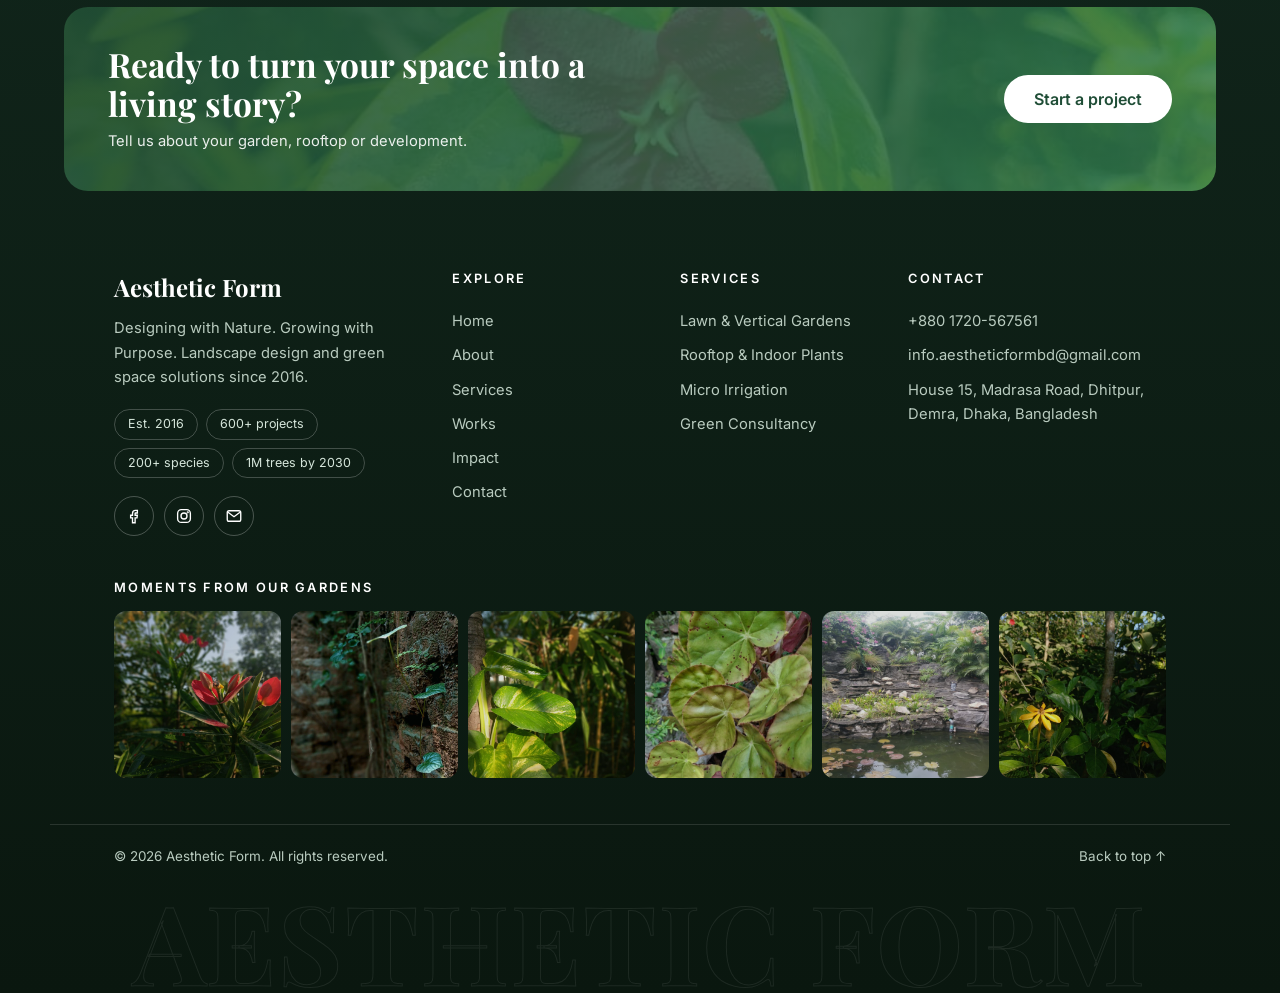
<file: works.html>
<!DOCTYPE html>
<html lang="en">

<head>
    <meta charset="utf-8">
    <meta name="viewport" content="width=device-width, initial-scale=1">
    <title>Works | Aesthetic Form</title>
    <meta name="description"
        content="Aesthetic Form: landscape design and green space solutions in Bangladesh since 2016.">
    <link rel="preconnect" href="https://fonts.googleapis.com">
    <link
        href="https://fonts.googleapis.com/css2?family=Playfair+Display:wght@500;700&family=Inter:wght@400;500;600&display=swap"
        rel="stylesheet">
    <link rel="stylesheet" href="css/style.css">
    
     <link rel="icon" type="image/png" href="images/leaf.png">
</head>

<body class="inner">
    <div id="pg"></div>
    <nav id="nav"><a class="logo" href="index.html">Aesthetic Form</a>
        <div><a href="about.html">About</a><a href="services.html">Services</a><a href="works.html" class=on>Works</a><a
                href="impact.html">Impact</a><a class="cta" href="contact.html">Get in touch</a></div><button
            class="burger" id="bg" aria-label="Open menu"
            aria-expanded="false"><span></span><span></span><span></span></button>
    </nav>
    <div class="mm" id="mm"><a class="l" href="index.html">Home</a><a class="l" href="about.html">About</a><a class="l"
            href="services.html">Services</a><a class="l on" href="works.html">Works</a><a class="l"
            href="impact.html">Impact</a><a class="l" href="contact.html">Contact</a>
        <div class="mf">+880 1720-567561<br><a
                href="mailto:info.aestheticformbd@gmail.com">info.aestheticformbd@gmail.com</a></div>
    </div>
    <header class="hero small">
        <div class="bg"
            style="background-image:linear-gradient(rgba(10,30,18,.55),rgba(10,30,18,.72)),url(images/hero.jpg)"></div>
        <span class="lf" style="left:8%;animation-delay:-0s;animation-duration:14s"><svg viewBox="0 0 24 24">
                <path d="M5 19c0-9 6-14 15-14 0 9-5 15-15 14z" />
            </svg></span><span class="lf" style="left:22%;animation-delay:-6s;animation-duration:18s"><svg
                viewBox="0 0 24 24">
                <path d="M5 19c0-9 6-14 15-14 0 9-5 15-15 14z" />
            </svg></span><span class="lf" style="left:38%;animation-delay:-3s;animation-duration:16s"><svg
                viewBox="0 0 24 24">
                <path d="M5 19c0-9 6-14 15-14 0 9-5 15-15 14z" />
            </svg></span><span class="lf" style="left:55%;animation-delay:-9s;animation-duration:20s"><svg
                viewBox="0 0 24 24">
                <path d="M5 19c0-9 6-14 15-14 0 9-5 15-15 14z" />
            </svg></span><span class="lf" style="left:70%;animation-delay:-2s;animation-duration:15s"><svg
                viewBox="0 0 24 24">
                <path d="M5 19c0-9 6-14 15-14 0 9-5 15-15 14z" />
            </svg></span><span class="lf" style="left:86%;animation-delay:-11s;animation-duration:17s"><svg
                viewBox="0 0 24 24">
                <path d="M5 19c0-9 6-14 15-14 0 9-5 15-15 14z" />
            </svg></span>
        <div class="in">
            <p class="k">Selected works</p>
            <h1>Lasting impressions.</h1>
        </div>
    </header>
    <section class="">
        <div class="w">
            <p class="eyebrow">Portfolio</p>
            <h2>From intimate gardens to large institutional landscapes</h2>
            <p class="lead">Working alongside renowned architects, organizations and individual clients.</p>
            <div class="grid s">
                <div class="proj reveal">
                    <h4>Kacharibari</h4>
                    <p>Vacation House & Office Building</p><span>Bengal Institute</span>
                </div>
                <div class="proj reveal">
                    <h4>Fakir Spinning Mill Ltd</h4>
                    <p>RMG Composite Spinning Mill</p><span>Mr. Mizan</span>
                </div>
                <div class="proj reveal">
                    <h4>Fakir Eco Knitware Ltd</h4>
                    <p>Factory Yard</p><span>Arc Architectural Consultants</span>
                </div>
                <div class="proj reveal">
                    <h4>Fakir Residence</h4>
                    <p>Personal Villa</p><span>Mr. Mizan</span>
                </div>
                <div class="proj reveal">
                    <h4>Beximco Pharmaceuticals</h4>
                    <p>Factory Yard</p><span>Delvistaa</span>
                </div>
                <div class="proj reveal">
                    <h4>Unity Complex</h4>
                    <p>Personal House & Office</p><span>Arc Architectural Consultants</span>
                </div>
                <div class="proj reveal">
                    <h4>Hotel Sayeman Beach Resort</h4>
                    <p>5 Star Hotel</p><span>ERA Architects, Mumbai</span>
                </div>
                <div class="proj reveal">
                    <h4>Hotel Sayeman Heritage</h4>
                    <p>5 Star Hotel</p><span>ERA Architects, Mumbai</span>
                </div>
                <div class="proj reveal">
                    <h4>Anwar Landmark</h4>
                    <p>Apartment Building</p><span>Rafiq Azam</span>
                </div>
                <div class="proj reveal">
                    <h4>Doreen Group</h4>
                    <p>Car Showroom & Service Centre</p><span>Direct client</span>
                </div>
                <div class="proj reveal">
                    <h4>BAT</h4>
                    <p>Factory Building</p><span>Vitti Sthapati Brindo Ltd</span>
                </div>
                <div class="proj reveal">
                    <h4>Brac School</h4>
                    <p>School Yard</p><span>Tauhidul Rifat</span>
                </div>
                <div class="proj reveal">
                    <h4>Harinda Graveyard</h4>
                    <p>Graveyard</p><span>Inspace Atelier</span>
                </div>
                <div class="proj reveal">
                    <h4>Apex Villa</h4>
                    <p>Vacation House</p><span>Inspace Atelier</span>
                </div>
                <div class="proj reveal">
                    <h4>Sakur House</h4>
                    <p>Personal House</p><span>Inspace Atelier</span>
                </div>
                <div class="proj reveal">
                    <h4>F Rahman House</h4>
                    <p>Personal House</p><span>Landscape</span>
                </div>
                <div class="proj reveal">
                    <h4>Kutub Residence</h4>
                    <p>Apartment Building</p><span>Wood & Bricks</span>
                </div>
                <div class="proj reveal">
                    <h4>Paradise Nibash</h4>
                    <p>Apartment Building</p><span>Direct client</span>
                </div>
                <div class="proj reveal">
                    <h4>Tanzim House</h4>
                    <p>Personal House</p><span>Direct client</span>
                </div>
            </div>
        </div>
    </section>
    <section class="alt">
        <div class="w">
            <p class="eyebrow">Gallery</p>
            <h2>Living spaces</h2>
            <div class="grid"></div>
            <div class="mosaic">
                <div class="wd"><img loading="lazy" src="images/wall2.jpg" alt=""></div>
                <div class=""><img loading="lazy" src="images/water.jpg" alt=""></div>
                <div class="t"><img loading="lazy" src="images/rooftop.jpg" alt=""></div>
                <div class="t"><img loading="lazy" src="images/vertical.jpg" alt=""></div>
                <div class=""><img loading="lazy" src="images/arch.jpg" alt=""></div>
                <div class=""><img loading="lazy" src="images/indoor.jpg" alt=""></div>
                <div class="wd"><img loading="lazy" src="images/green.jpg" alt=""></div>
                <div class=""><img loading="lazy" src="images/flower2.jpg" alt=""></div>
            </div>
        </div>
    </section>
    <div class="strip">
        <div class="track"><img loading="lazy" src="images/flower1.jpg" alt=""><img loading="lazy" src="images/vine.jpg"
                alt=""><img loading="lazy" src="images/water.jpg" alt=""><img loading="lazy" src="images/bamboo.jpg"
                alt=""><img loading="lazy" src="images/flower3.jpg" alt=""><img loading="lazy" src="images/begonia.jpg"
                alt=""><img loading="lazy" src="images/lawn.jpg" alt=""><img loading="lazy" src="images/path.jpg"
                alt=""><img loading="lazy" src="images/flower2.jpg" alt=""><img loading="lazy" src="images/green.jpg"
                alt=""><img loading="lazy" src="images/flower1.jpg" alt=""><img loading="lazy" src="images/vine.jpg"
                alt=""><img loading="lazy" src="images/water.jpg" alt=""><img loading="lazy" src="images/bamboo.jpg"
                alt=""><img loading="lazy" src="images/flower3.jpg" alt=""><img loading="lazy" src="images/begonia.jpg"
                alt=""><img loading="lazy" src="images/lawn.jpg" alt=""><img loading="lazy" src="images/path.jpg"
                alt=""><img loading="lazy" src="images/flower2.jpg" alt=""><img loading="lazy" src="images/green.jpg"
                alt=""></div>
    </div>
    <section class="band"
        style="background-image:linear-gradient(rgba(10,30,18,.78),rgba(10,30,18,.82)),url(images/studio.jpg)">
        <div class="w">
            <p class="eyebrow" style="color:#9fe0b9">Let’s collaborate</p>
            <h2>Let’s create something green together.</h2>
            <p>Meaningful landscapes, sustainable greenery, a better tomorrow.</p><a class="btn"
                href="contact.html">Start a project</a>
        </div>
    </section>
    <footer>
        <div class="fcta">
            <div>
                <h3>Ready to turn your space into a living story?</h3>
                <p>Tell us about your garden, rooftop or development.</p>
            </div><a class="btn" href="contact.html">Start a project</a>
        </div>
        <div class="fw">
            <div class="fb"><a class="logo" href="index.html">Aesthetic Form</a>
                <p>Designing with Nature. Growing with Purpose. Landscape design and green space solutions since 2016.
                </p>
                <div class="chips"><span>Est. 2016</span><span>600+ projects</span><span>200+ species</span><span>1M
                        trees by 2030</span></div>
                <div style="height:18px"></div>
                <div class="soc"><a href="https://facebook.com/aestheticformbd" aria-label="Facebook"><svg
                            viewBox="0 0 24 24">
                            <path
                                d="M14 8h2.5V4.5H14C11.5 4.5 10 6 10 8.5V11H7.5v3.5H10V21h3.5v-6.5H16l.5-3.5h-3V8.8c0-.5.2-.8.5-.8z" />
                        </svg></a><a href="https://instagram.com/aestheticformbd" aria-label="Instagram"><svg
                            viewBox="0 0 24 24">
                            <rect x="3.5" y="3.5" width="17" height="17" rx="5" />
                            <circle cx="12" cy="12" r="4" />
                            <circle cx="17" cy="7" r=".6" />
                        </svg></a><a href="mailto:info.aestheticformbd@gmail.com" aria-label="Email"><svg
                            viewBox="0 0 24 24">
                            <rect x="3" y="5" width="18" height="14" rx="2.5" />
                            <path d="m4 7 8 6 8-6" />
                        </svg></a></div>
            </div>
            <div class="fc">
                <h5>Explore</h5><a href="index.html">Home</a><a href="about.html">About</a><a
                    href="services.html">Services</a><a href="works.html">Works</a><a href="impact.html">Impact</a><a
                    href="contact.html">Contact</a>
            </div>
            <div class="fc">
                <h5>Services</h5><a href="services.html">Lawn &amp; Vertical Gardens</a><a href="services.html">Rooftop
                    &amp; Indoor Plants</a><a href="services.html">Micro Irrigation</a><a href="services.html">Green
                    Consultancy</a>
            </div>
            <div class="fc">
                <h5>Contact</h5><a href="tel:+8801720567561">+880 1720-567561</a><a
                    href="mailto:info.aestheticformbd@gmail.com">info.aestheticformbd@gmail.com</a><span>House 15,
                    Madrasa Road, Dhitpur, Demra, Dhaka, Bangladesh</span>
            </div>
        </div>
        <div class="fgal">
            <h5>Moments from our gardens</h5>
            <div><a href="https://instagram.com/aestheticformbd" aria-label="Instagram"><img loading="lazy"
                        src="images/flower1.jpg" alt=""></a><a href="https://instagram.com/aestheticformbd"
                    aria-label="Instagram"><img loading="lazy" src="images/vine.jpg" alt=""></a><a
                    href="https://instagram.com/aestheticformbd" aria-label="Instagram"><img loading="lazy"
                        src="images/bamboo.jpg" alt=""></a><a href="https://instagram.com/aestheticformbd"
                    aria-label="Instagram"><img loading="lazy" src="images/begonia.jpg" alt=""></a><a
                    href="https://instagram.com/aestheticformbd" aria-label="Instagram"><img loading="lazy"
                        src="images/water.jpg" alt=""></a><a href="https://instagram.com/aestheticformbd"
                    aria-label="Instagram"><img loading="lazy" src="images/flower2.jpg" alt=""></a></div>
        </div>
        <div class="fbot"><span>© 2026 Aesthetic Form. All rights reserved.</span><a href="#">Back to top ↑</a></div>
        <div class="wm" aria-hidden="true">AESTHETIC FORM</div>
    </footer>
    <script src="js/main.js"></script>
</body>

</html>
</file>
<file: css/style.css>
*{box-sizing:border-box;margin:0}
:root{--g:#1f4d36;--g2:#2f7a52;--cream:#f6f3ec;--ink:#17231c;--mut:#5b6b61;--bg:#fff;--card:#fff}
@media(prefers-color-scheme:dark){:root{--cream:#16201a;--ink:#eef2ee;--mut:#a3b1a8;--bg:#101813;--card:#1b2820;--g:#245a3f;--g2:#5fb584}}
html{scroll-behavior:smooth}body{font-family:Inter,system-ui,sans-serif;background:var(--bg);color:var(--ink);line-height:1.65}
h1,h2,h3,h4{font-family:"Playfair Display",Georgia,serif;line-height:1.15}img{max-width:100%;display:block}
nav{position:fixed;inset:0 0 auto;z-index:20;display:flex;justify-content:space-between;align-items:center;padding:14px 5vw;color:#fff;transition:.3s}
nav.s,body.inner nav{background:rgba(20,40,28,.95);backdrop-filter:blur(8px)}
nav .logo{font:700 1.3rem "Playfair Display",serif;color:#fff;text-decoration:none;letter-spacing:.04em}
nav div{display:flex;gap:24px;font-size:.9rem;align-items:center}nav div a{color:#fff;text-decoration:none;opacity:.85}nav div a.on{opacity:1;border-bottom:2px solid #7fcf9f}
nav .cta{background:#fff;color:#1f4d36;padding:8px 18px;border-radius:99px;font-weight:600;opacity:1;border:0}
@media(max-width:820px){nav div a:not(.cta){display:none}}
.hero{min-height:100vh;color:#fff;display:flex;align-items:center;padding:120px 5vw 80px;background-size:cover;background-position:center}
.hero.small{min-height:48vh;padding-top:130px}.hero .k{letter-spacing:.25em;font-size:.8rem;opacity:.85}
.hero h1{font-size:clamp(2.4rem,6.5vw,5rem);margin:14px 0 18px;max-width:15ch}.hero.small h1{font-size:clamp(2.2rem,5vw,3.6rem);max-width:22ch}
.hero .l{max-width:560px;font-size:1.1rem;opacity:.92;margin-bottom:28px}
.btn{display:inline-block;background:var(--g2);color:#fff;padding:14px 30px;border-radius:99px;text-decoration:none;font:600 1rem Inter,sans-serif;margin:0 10px 10px 0;border:0;cursor:pointer}.btn.o{background:transparent;border:1.5px solid #fff}
section{padding:90px 5vw}.w{max-width:1180px;margin:auto}.alt{background:var(--cream)}
.eyebrow{color:var(--g2);letter-spacing:.2em;font-size:.78rem;font-weight:600;text-transform:uppercase}
h2{font-size:clamp(1.9rem,4vw,2.9rem);margin:10px 0 18px}.lead{color:var(--mut);max-width:700px}
.split{display:grid;grid-template-columns:1fr 1fr;gap:60px;align-items:center}.split img{border-radius:20px;height:520px;width:100%;object-fit:cover}
@media(max-width:860px){.split{grid-template-columns:1fr;gap:30px}.split img{height:340px}}
.stats{background:var(--g);color:#fff;padding:50px 5vw}.stats .w{display:grid;grid-template-columns:repeat(auto-fit,minmax(180px,1fr));gap:30px;text-align:center}
.stats strong{font:700 2.6rem "Playfair Display",serif;display:block}.stats span{font-size:.9rem;opacity:.85}
.grid{display:grid;grid-template-columns:repeat(auto-fill,minmax(300px,1fr));gap:26px;margin-top:40px}
.card{background:var(--card);border-radius:18px;overflow:hidden;box-shadow:0 6px 24px rgba(0,0,0,.08);transition:.3s}.card:hover{transform:translateY(-6px)}
.card img{height:210px;width:100%;object-fit:cover}.card div{padding:22px}.card small{color:var(--g2);font-weight:600}.card h3{font-size:1.3rem;margin:4px 0 8px}.card p{color:var(--mut);font-size:.93rem}
.box{background:var(--card);padding:24px;border-radius:16px;border-left:4px solid var(--g2)}.box h4{font-size:1.1rem;margin-bottom:6px}.box p{font-size:.92rem;color:var(--mut)}
.num{border:1px solid rgba(127,127,127,.25);border-radius:18px;padding:26px;background:var(--card)}.num i{font:700 2rem "Playfair Display",serif;color:var(--g2);font-style:normal}.num p{color:var(--mut);font-size:.92rem;margin-top:6px}
.proj{background:var(--card);padding:22px;border-radius:14px}.proj h4{font-size:1.1rem}.proj p{font-size:.9rem;color:var(--mut)}.proj span{font-size:.8rem;color:var(--g2);font-weight:600}
.grid.s{grid-template-columns:repeat(auto-fill,minmax(250px,1fr))}.grid.c{grid-template-columns:repeat(auto-fit,minmax(270px,1fr))}
.band{color:#fff;text-align:center;background-size:cover;background-position:center}.band p{max-width:700px;margin:0 auto 26px;opacity:.92}
.contact{display:grid;grid-template-columns:1fr 1fr;gap:50px}@media(max-width:860px){.contact{grid-template-columns:1fr}}
.contact li{list-style:none;padding:10px 0;border-bottom:1px solid rgba(127,127,127,.25)}.contact a{color:var(--g2)}
form{display:grid;gap:12px}input,textarea{font:inherit;padding:14px;border-radius:12px;border:1px solid rgba(127,127,127,.4);background:var(--card);color:var(--ink)}
footer{background:#10241a;color:#b9cbbf;font-size:.92rem}
.fw{max-width:1180px;margin:auto;padding:70px 5vw 44px;display:grid;grid-template-columns:1.6fr 1fr 1fr 1.4fr;gap:44px}
footer .logo{font:700 1.5rem "Playfair Display",serif;color:#fff;text-decoration:none}footer .fb p{margin:12px 0 20px;max-width:280px}
footer h5{color:#fff;font:600 .8rem Inter,sans-serif;letter-spacing:.18em;text-transform:uppercase;margin-bottom:18px}
footer .fc a,footer .fc span{display:block;color:#b9cbbf;text-decoration:none;padding:5px 0;transition:.25s}footer .fc a:hover{color:#7fcf9f;transform:translateX(5px)}
.soc{display:flex;gap:10px}.soc a{width:40px;height:40px;border-radius:50%;border:1px solid rgba(255,255,255,.25);display:grid;place-items:center;color:#fff;transition:.3s}.soc a:hover{background:#2f7a52;border-color:#2f7a52;transform:translateY(-3px)}.soc svg{width:18px;height:18px;fill:none;stroke:currentColor;stroke-width:1.8}
.fbot{border-top:1px solid rgba(255,255,255,.12);padding:20px 5vw;display:flex;justify-content:space-between;gap:10px;flex-wrap:wrap;max-width:1180px;margin:auto;font-size:.84rem}.fbot a{color:#b9cbbf;text-decoration:none}.fbot a:hover{color:#7fcf9f}
@media(max-width:900px){.fw{grid-template-columns:1fr 1fr;gap:34px}}@media(max-width:520px){.fw{grid-template-columns:1fr}.fbot{justify-content:center;text-align:center}}
.reveal{opacity:0;transform:translateY(24px);transition:.7s}.reveal.v{opacity:1;transform:none}
.hero{position:relative;overflow:hidden}.hero .bg{position:absolute;inset:0;background-size:cover;background-position:center;animation:kb 20s ease-in-out infinite alternate}
@keyframes kb{from{transform:scale(1)}to{transform:scale(1.12) translate(-1.5%,-1%)}}.hero .in{position:relative;z-index:1}
.in>*{opacity:0;transform:translateY(30px);animation:up .9s cubic-bezier(.2,.7,.2,1) forwards}.in>*:nth-child(2){animation-delay:.15s}.in>*:nth-child(3){animation-delay:.3s}.in>*:nth-child(4){animation-delay:.45s}.in>*:nth-child(5){animation-delay:.55s}
@keyframes up{to{opacity:1;transform:none}}
.lf{position:absolute;top:-40px;width:22px;color:#9fe0b9;opacity:.45;z-index:1;animation:fall 15s linear infinite}.lf svg{width:100%;fill:currentColor}
@keyframes fall{to{transform:translate(90px,115vh) rotate(420deg)}}
#pg{position:fixed;top:0;left:0;height:3px;width:100%;background:#7fcf9f;transform:scaleX(0);transform-origin:left;z-index:30}
nav div a:not(.cta){position:relative}nav div a:not(.cta)::after{content:"";position:absolute;left:0;bottom:-4px;height:2px;width:100%;background:#7fcf9f;transform:scaleX(0);transition:.3s}nav div a:not(.cta):hover::after{transform:scaleX(1)}
nav div a.on{border:0}nav div a.on::after{transform:scaleX(1)}
.btn{position:relative;overflow:hidden;transition:transform .25s}.btn:hover{transform:translateY(-3px)}.btn::after{content:"";position:absolute;inset:0;background:linear-gradient(110deg,transparent 30%,rgba(255,255,255,.35) 50%,transparent 70%);transform:translateX(-100%)}.btn:hover::after{transform:translateX(100%);transition:.7s}
.card img,.proj,.box,.num{transition:.5s}.card img{transition:transform .8s}.card:hover img{transform:scale(1.1)}.box:hover,.num:hover,.proj:hover{transform:translateY(-5px);box-shadow:0 10px 26px rgba(0,0,0,.1)}
.reveal.l{transform:translateX(-50px)}.reveal.r{transform:translateX(50px)}.reveal.z{transform:scale(.92)}
.strip{overflow:hidden;padding:30px 0;background:var(--cream)}.track{display:flex;gap:14px;width:max-content;animation:mq 45s linear infinite}.strip:hover .track{animation-play-state:paused}
.track img{height:200px;width:280px;object-fit:cover;border-radius:14px}@keyframes mq{to{transform:translateX(-50%)}}
.mosaic{display:grid;grid-template-columns:repeat(4,1fr);grid-auto-rows:190px;grid-auto-flow:dense;gap:14px;margin-top:40px}.mosaic div{overflow:hidden;border-radius:16px}.mosaic .t{grid-row:span 2}.mosaic .wd{grid-column:span 2}
.mosaic img{width:100%;height:100%;object-fit:cover;transition:transform .8s}.mosaic div:hover img{transform:scale(1.12) rotate(1deg)}@media(max-width:760px){.mosaic{grid-template-columns:repeat(2,1fr)}}
.tm{position:relative;border-radius:22px;overflow:hidden;aspect-ratio:3/4;box-shadow:0 10px 30px rgba(0,0,0,.15)}.tm img{width:100%;height:100%;object-fit:cover;transition:transform .8s}.tm:hover img{transform:scale(1.08)}
.tm div{position:absolute;inset:auto 0 0;padding:70px 22px 22px;color:#fff;background:linear-gradient(transparent,rgba(10,30,18,.92));transform:translateY(12px);transition:.4s}.tm:hover div{transform:none}.tm h4{font-size:1.25rem}.tm p{font-size:.88rem;opacity:.9}
.float{animation:fl 5s ease-in-out infinite}@keyframes fl{50%{transform:translateY(-10px)}}
@media(prefers-reduced-motion:reduce){*{animation:none!important;transition:none!important}.reveal,.in>*{opacity:1!important;transform:none!important}}

@media(max-width:820px){nav>div{display:none}.burger{display:flex!important}}
.burger{display:none;width:44px;height:44px;border:0;background:transparent;flex-direction:column;justify-content:center;align-items:center;gap:6px;cursor:pointer;position:relative;z-index:41}
.burger span{width:26px;height:2px;background:#fff;border-radius:2px;transition:.35s}
.menu-open{overflow:hidden}.menu-open nav{z-index:40;background:transparent!important;backdrop-filter:none}
.menu-open .burger span:nth-child(1){transform:translateY(8px) rotate(45deg)}.menu-open .burger span:nth-child(2){opacity:0}.menu-open .burger span:nth-child(3){transform:translateY(-8px) rotate(-45deg)}
.mm{position:fixed;inset:0;z-index:35;background:radial-gradient(circle at 90% 10%,#2f7a52,#0e2216 70%);display:flex;flex-direction:column;justify-content:center;padding:90px 10vw 40px;visibility:hidden;clip-path:circle(0 at calc(100% - 44px) 38px);transition:clip-path .65s cubic-bezier(.7,0,.2,1),visibility 0s .65s}
.menu-open .mm{visibility:visible;clip-path:circle(150% at calc(100% - 44px) 38px);transition:clip-path .65s cubic-bezier(.7,0,.2,1),visibility 0s}
.mm a.l{font:500 clamp(1.8rem,8vw,2.4rem) "Playfair Display",serif;color:#fff;text-decoration:none;padding:12px 0;border-bottom:1px solid rgba(255,255,255,.12);opacity:0;transform:translateX(-24px);transition:.5s}
.mm a.l.on{color:#9fe0b9}.menu-open .mm a.l{opacity:1;transform:none}
.mm a.l:nth-child(1){transition-delay:.25s}.mm a.l:nth-child(2){transition-delay:.3s}.mm a.l:nth-child(3){transition-delay:.35s}.mm a.l:nth-child(4){transition-delay:.4s}.mm a.l:nth-child(5){transition-delay:.45s}.mm a.l:nth-child(6){transition-delay:.5s}
.mm .mf{margin-top:30px;color:#b9cbbf;font-size:.9rem;opacity:0;transition:.5s .6s}.menu-open .mm .mf{opacity:1}.mm .mf a{color:#9fe0b9;text-decoration:none}
footer{position:relative;overflow:hidden;background:linear-gradient(180deg,#10241a,#0a170f)}
.fcta{width:min(1180px,90vw);margin:60px auto 10px;padding:38px 44px;border-radius:24px;background:linear-gradient(110deg,rgba(31,77,54,.92),rgba(47,122,82,.8)),url(../images/flower3.jpg) center/cover;display:flex;justify-content:space-between;align-items:center;gap:24px;flex-wrap:wrap;color:#fff}
.fcta h3{font-size:clamp(1.5rem,3vw,2.1rem);max-width:560px}.fcta p{opacity:.9;margin-top:6px}.fcta .btn{background:#fff;color:#1f4d36;margin:0}
.chips{display:flex;flex-wrap:wrap;gap:8px}.chips span{border:1px solid rgba(255,255,255,.22);border-radius:99px;padding:4px 13px;font-size:.78rem;color:#d6e6db}
.fgal{max-width:1180px;margin:0 auto;padding:0 5vw 46px}.fgal h5{margin-bottom:16px}.fgal div{display:grid;grid-template-columns:repeat(6,1fr);gap:10px}
.fgal a{display:block;overflow:hidden;border-radius:12px;aspect-ratio:1}.fgal img{width:100%;height:100%;object-fit:cover;transition:.5s;opacity:.85}.fgal a:hover img{transform:scale(1.12);opacity:1}
@media(max-width:700px){.fgal div{grid-template-columns:repeat(3,1fr)}.fcta{padding:30px 26px}}
.wm{font:700 clamp(1.4rem,8.6vw,9rem) "Playfair Display",serif;text-align:center;line-height:.85;color:transparent;-webkit-text-stroke:1px rgba(255,255,255,.08);white-space:nowrap;user-select:none;margin-top:6px;padding-bottom:6px;letter-spacing:.02em}

/* =========================================
   RESPONSIVE IMPROVEMENTS
   AESTHETIC FORM
   Append after the existing styles
   ========================================= */

/* Prevent horizontal overflow and improve sizing */
html {
    width: 100%;
    overflow-x: clip;
    scroll-padding-top: 80px;
}

body {
    width: 100%;
    min-width: 320px;
    overflow-x: clip;
}

img,
video,
iframe {
    max-width: 100%;
}

.w,
.fw,
.fgal {
    width: 100%;
}

/* Large screens */
@media (min-width: 1400px) {
    section {
        padding-top: 110px;
        padding-bottom: 110px;
    }

    .hero {
        padding-left: max(5vw, calc((100vw - 1180px) / 2));
        padding-right: max(5vw, calc((100vw - 1180px) / 2));
    }
}

/* Laptop and smaller desktop */
@media (max-width: 1200px) {
    .split {
        gap: 36px;
    }

    .fw {
        gap: 30px;
    }

    .fcta {
        width: 90%;
    }

    .mosaic {
        grid-auto-rows: 165px;
    }
}

/* Tablet */
@media (max-width: 992px) {
    section {
        padding: 72px 4vw;
    }

    .hero {
        min-height: 82vh;
        padding: 110px 5vw 70px;
    }

    .split {
        grid-template-columns: 1fr;
        gap: 30px;
    }

    .split img {
        height: 390px;
    }

    .grid,
    .grid.s,
    .grid.c {
        grid-template-columns: repeat(2, minmax(0, 1fr));
        gap: 20px;
    }

    .stats .w {
        grid-template-columns: repeat(2, minmax(0, 1fr));
    }

    .contact {
        grid-template-columns: 1fr;
        gap: 32px;
    }

    .fw {
        grid-template-columns: repeat(2, minmax(0, 1fr));
        gap: 32px;
    }

    .mosaic {
        grid-template-columns: repeat(2, minmax(0, 1fr));
        grid-auto-rows: 165px;
    }

    .fgal div {
        grid-template-columns: repeat(4, minmax(0, 1fr));
    }

    .fcta {
        padding: 32px;
        margin-top: 45px;
    }

    .wm {
        white-space: normal;
        overflow-wrap: anywhere;
    }
}

/* Mobile navigation and medium mobile */
@media (max-width: 820px) {
    nav {
        padding: 12px 5vw;
    }

    nav > div {
        display: none;
    }

    .burger {
        display: flex !important;
        flex: 0 0 44px;
    }

    .mm {
        padding: 100px 8vw 40px;
    }

    .mm a.l {
        font-size: clamp(1.8rem, 7vw, 2.4rem);
    }

    .menu-open {
        overflow: hidden;
        height: 100%;
        touch-action: none;
    }
}

/* Mobile landscape and small tablets */
@media (max-width: 768px) {
    section {
        padding: 60px 5vw;
    }

    .hero {
        min-height: 78vh;
        padding: 105px 5vw 65px;
    }

    .hero.small {
        min-height: 42vh;
        padding-top: 115px;
    }

    .hero h1 {
        font-size: clamp(2.25rem, 8vw, 3.7rem);
    }

    .hero.small h1 {
        font-size: clamp(2rem, 7vw, 3rem);
    }

    .hero .l {
        max-width: 100%;
        font-size: 1rem;
    }

    h2 {
        font-size: clamp(1.8rem, 5.5vw, 2.5rem);
    }

    .stats {
        padding: 42px 5vw;
    }

    .stats .w {
        gap: 24px 16px;
    }

    .stats strong {
        font-size: 2.2rem;
    }

    .card img {
        height: 190px;
    }

    .card div {
        padding: 18px;
    }

    .mosaic {
        gap: 10px;
        grid-auto-rows: 145px;
    }

    .tm div {
        transform: none;
        padding: 55px 16px 18px;
    }

    .track img {
        width: 225px;
        height: 165px;
    }

    .fcta {
        width: 90%;
        padding: 28px 24px;
        gap: 18px;
        border-radius: 18px;
    }

    .fcta > div {
        max-width: 100%;
    }

    .fgal {
        padding-bottom: 36px;
    }

    .fgal div {
        grid-template-columns: repeat(3, minmax(0, 1fr));
    }

    .fw {
        padding: 52px 5vw 34px;
    }
}

/* Phones */
@media (max-width: 576px) {
    section {
        padding: 50px 5vw;
    }

    nav .logo {
        font-size: 1.08rem;
    }

    .hero {
        min-height: 78svh;
        padding: 100px 5vw 55px;
    }

    .hero.small {
        min-height: 38svh;
        padding-top: 108px;
    }

    .hero .k {
        font-size: .68rem;
        letter-spacing: .16em;
    }

    .hero h1 {
        font-size: clamp(2rem, 9.5vw, 3rem);
        max-width: 14ch;
        margin: 12px 0 15px;
    }

    .hero.small h1 {
        font-size: clamp(1.9rem, 8vw, 2.6rem);
    }

    .hero .l {
        font-size: .92rem;
        line-height: 1.6;
        margin-bottom: 22px;
    }

    .btn {
        padding: 12px 21px;
        font-size: .88rem;
        margin: 0 6px 9px 0;
    }

    h2 {
        font-size: 1.85rem;
    }

    .eyebrow {
        font-size: .68rem;
        letter-spacing: .14em;
    }

    .lead {
        font-size: .92rem;
    }

    .split {
        gap: 22px;
    }

    .split img {
        height: 275px;
        border-radius: 15px;
    }

    .stats {
        padding: 34px 5vw;
    }

    .stats .w {
        grid-template-columns: repeat(2, minmax(0, 1fr));
        gap: 22px 10px;
    }

    .stats strong {
        font-size: 1.8rem;
    }

    .stats span {
        font-size: .76rem;
    }

    .grid,
    .grid.s,
    .grid.c {
        grid-template-columns: minmax(0, 1fr);
        gap: 18px;
        margin-top: 26px;
    }

    .card {
        border-radius: 15px;
    }

    .card img {
        height: 215px;
    }

    .card div {
        padding: 17px;
    }

    .box,
    .num,
    .proj {
        padding: 18px;
        border-radius: 13px;
    }

    .mosaic {
        grid-template-columns: repeat(2, minmax(0, 1fr));
        grid-auto-rows: 115px;
        gap: 8px;
        margin-top: 25px;
    }

    .mosaic .t {
        grid-row: span 2;
    }

    .mosaic .wd {
        grid-column: span 2;
    }

    .tm {
        border-radius: 15px;
    }

    .tm div {
        padding: 42px 12px 13px;
    }

    .tm h4 {
        font-size: 1rem;
    }

    .tm p {
        font-size: .76rem;
    }

    .strip {
        padding: 20px 0;
    }

    .track {
        gap: 10px;
    }

    .track img {
        width: 180px;
        height: 135px;
        border-radius: 10px;
    }

    .contact {
        gap: 24px;
    }

    .contact li {
        font-size: .9rem;
        overflow-wrap: anywhere;
    }

    form {
        gap: 10px;
    }

    input,
    textarea {
        width: 100%;
        min-width: 0;
        padding: 12px;
        font-size: .92rem;
    }

    .fcta {
        width: 90%;
        margin: 35px auto 8px;
        padding: 25px 20px;
        flex-direction: column;
        align-items: flex-start;
        border-radius: 16px;
    }

    .fcta h3 {
        font-size: 1.55rem;
    }

    .fcta .btn {
        margin-top: 5px;
    }

    .chips {
        gap: 7px;
    }

    .chips span {
        font-size: .72rem;
        padding: 4px 10px;
    }

    .fgal {
        padding: 0 5vw 30px;
    }

    .fgal div {
        grid-template-columns: repeat(3, minmax(0, 1fr));
        gap: 7px;
    }

    .fgal a {
        border-radius: 9px;
    }

    .fw {
        grid-template-columns: minmax(0, 1fr);
        gap: 25px;
        padding: 42px 5vw 28px;
    }

    footer .fb p {
        max-width: 100%;
    }

    footer h5 {
        margin-bottom: 10px;
    }

    .fbot {
        padding: 17px 5vw;
        flex-direction: column;
        align-items: center;
        justify-content: center;
        text-align: center;
        font-size: .78rem;
    }

    .soc a {
        width: 38px;
        height: 38px;
    }

    .wm {
        font-size: clamp(1.4rem, 9vw, 3rem);
        white-space: normal;
        line-height: .95;
        overflow-wrap: anywhere;
    }

    .reveal.l,
    .reveal.r {
        transform: translateY(20px);
    }
}

/* Very small phones */
@media (max-width: 380px) {
    nav .logo {
        font-size: .98rem;
    }

    .burger {
        width: 40px;
        height: 40px;
    }

    .hero h1 {
        font-size: 1.9rem;
    }

    .hero .l {
        font-size: .86rem;
    }

    .btn {
        padding: 10px 16px;
        font-size: .82rem;
    }

    .stats strong {
        font-size: 1.55rem;
    }

    .stats span {
        font-size: .7rem;
    }

    .mosaic {
        grid-auto-rows: 100px;
    }

    .track img {
        width: 155px;
        height: 115px;
    }

    .fcta h3 {
        font-size: 1.35rem;
    }
}

/* Hover effects should not interfere with touch screens */
@media (hover: none) {
    .card:hover,
    .box:hover,
    .num:hover,
    .proj:hover {
        transform: none;
    }

    .card:hover img,
    .tm:hover img,
    .mosaic div:hover img,
    .fgal a:hover img {
        transform: none;
    }

    .tm div {
        transform: none;
    }
}

/* Reduced motion accessibility */
@media (prefers-reduced-motion: reduce) {
    html {
        scroll-behavior: auto;
    }

    *,
    *::before,
    *::after {
        animation-duration: .01ms !important;
        animation-iteration-count: 1 !important;
        transition-duration: .01ms !important;
    }

    .reveal,
    .in > * {
        opacity: 1 !important;
        transform: none !important;
    }
}
</file>
